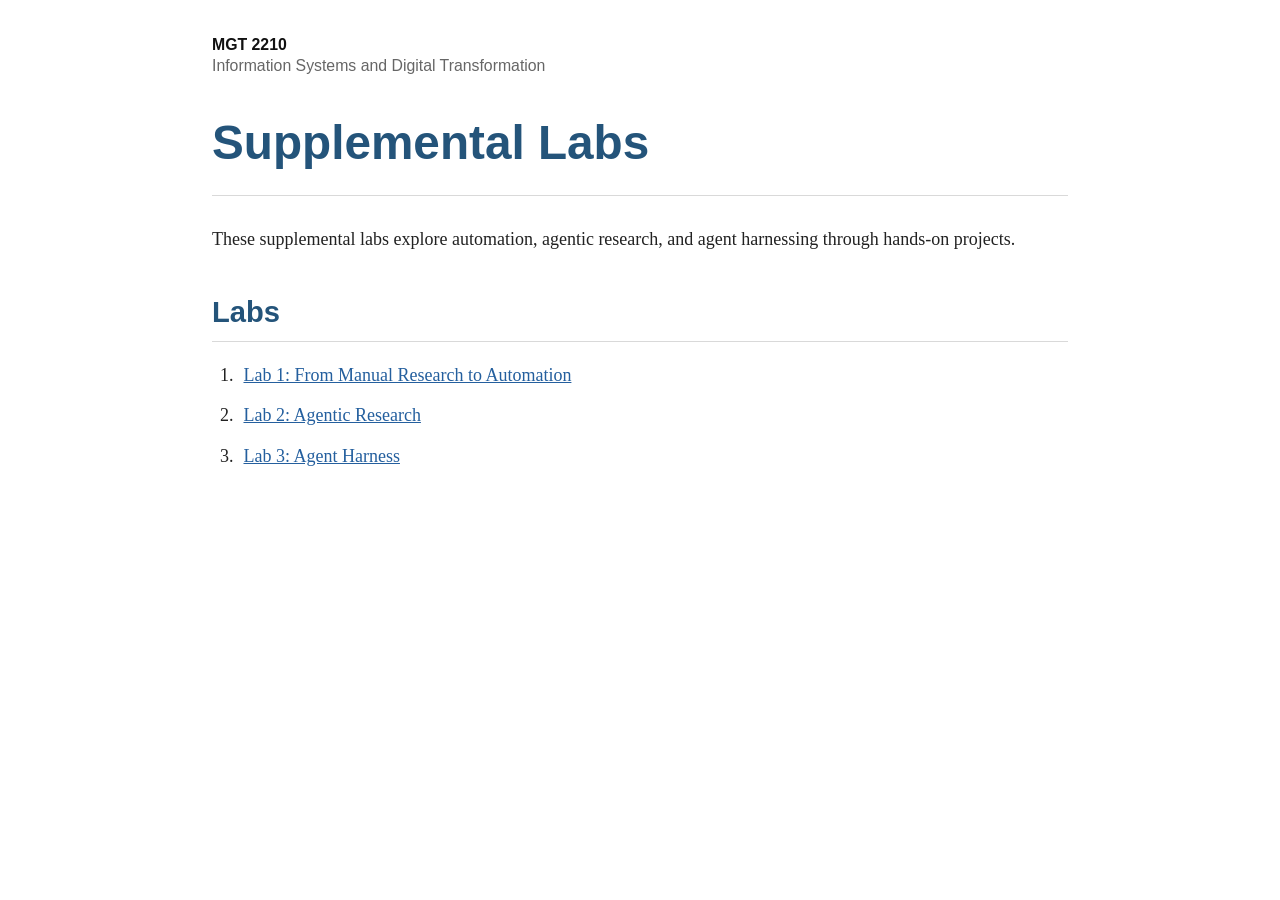
<file: index.html>
<!doctype html>
<html lang="en">

<head>
  <meta charset="utf-8">
  <meta name="viewport" content="width=device-width, initial-scale=1">

  <title>MGT 2210 Supplemental Labs</title>

  <link rel="stylesheet" href="css/book.css">
</head>

<body>

<main class="book-shell">

  <div class="book-meta">
    <strong>MGT 2210</strong>
    Information Systems and Digital Transformation
  </div>

  <h1>Supplemental Labs</h1>

  <p>
    These supplemental labs explore automation, agentic research,
    and agent harnessing through hands-on projects.
  </p>

  <h2>Labs</h2>

  <ol>
    <li>
      <a href="chapters/1-automation.html">
        Lab 1: From Manual Research to Automation
      </a>
    </li>

    <li>
      <a href="chapters/2-agentic-research.html">
        Lab 2: Agentic Research
      </a>
    </li>

    <li>
      <a href="chapters/3-agent-harness.html">
        Lab 3: Agent Harness
      </a>
    </li>
  </ol>

</main>

</body>

</html>
</file>
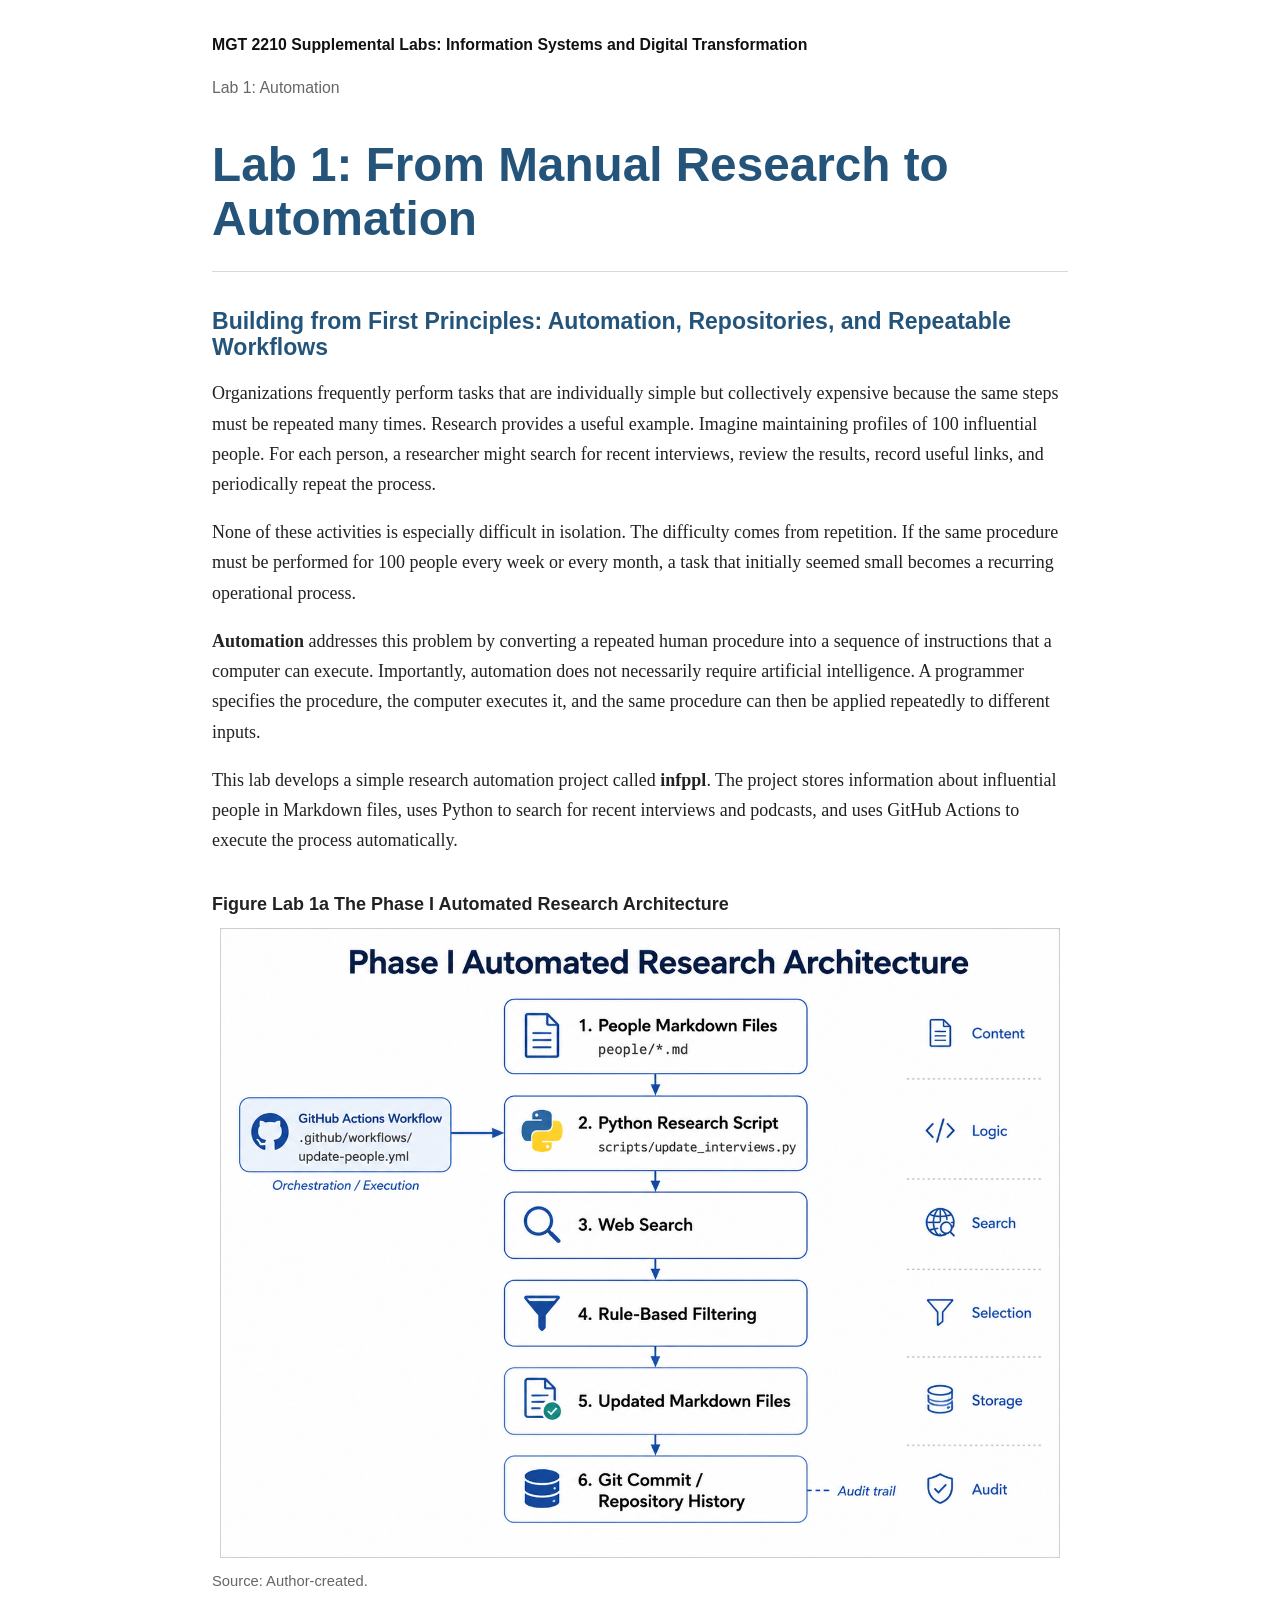
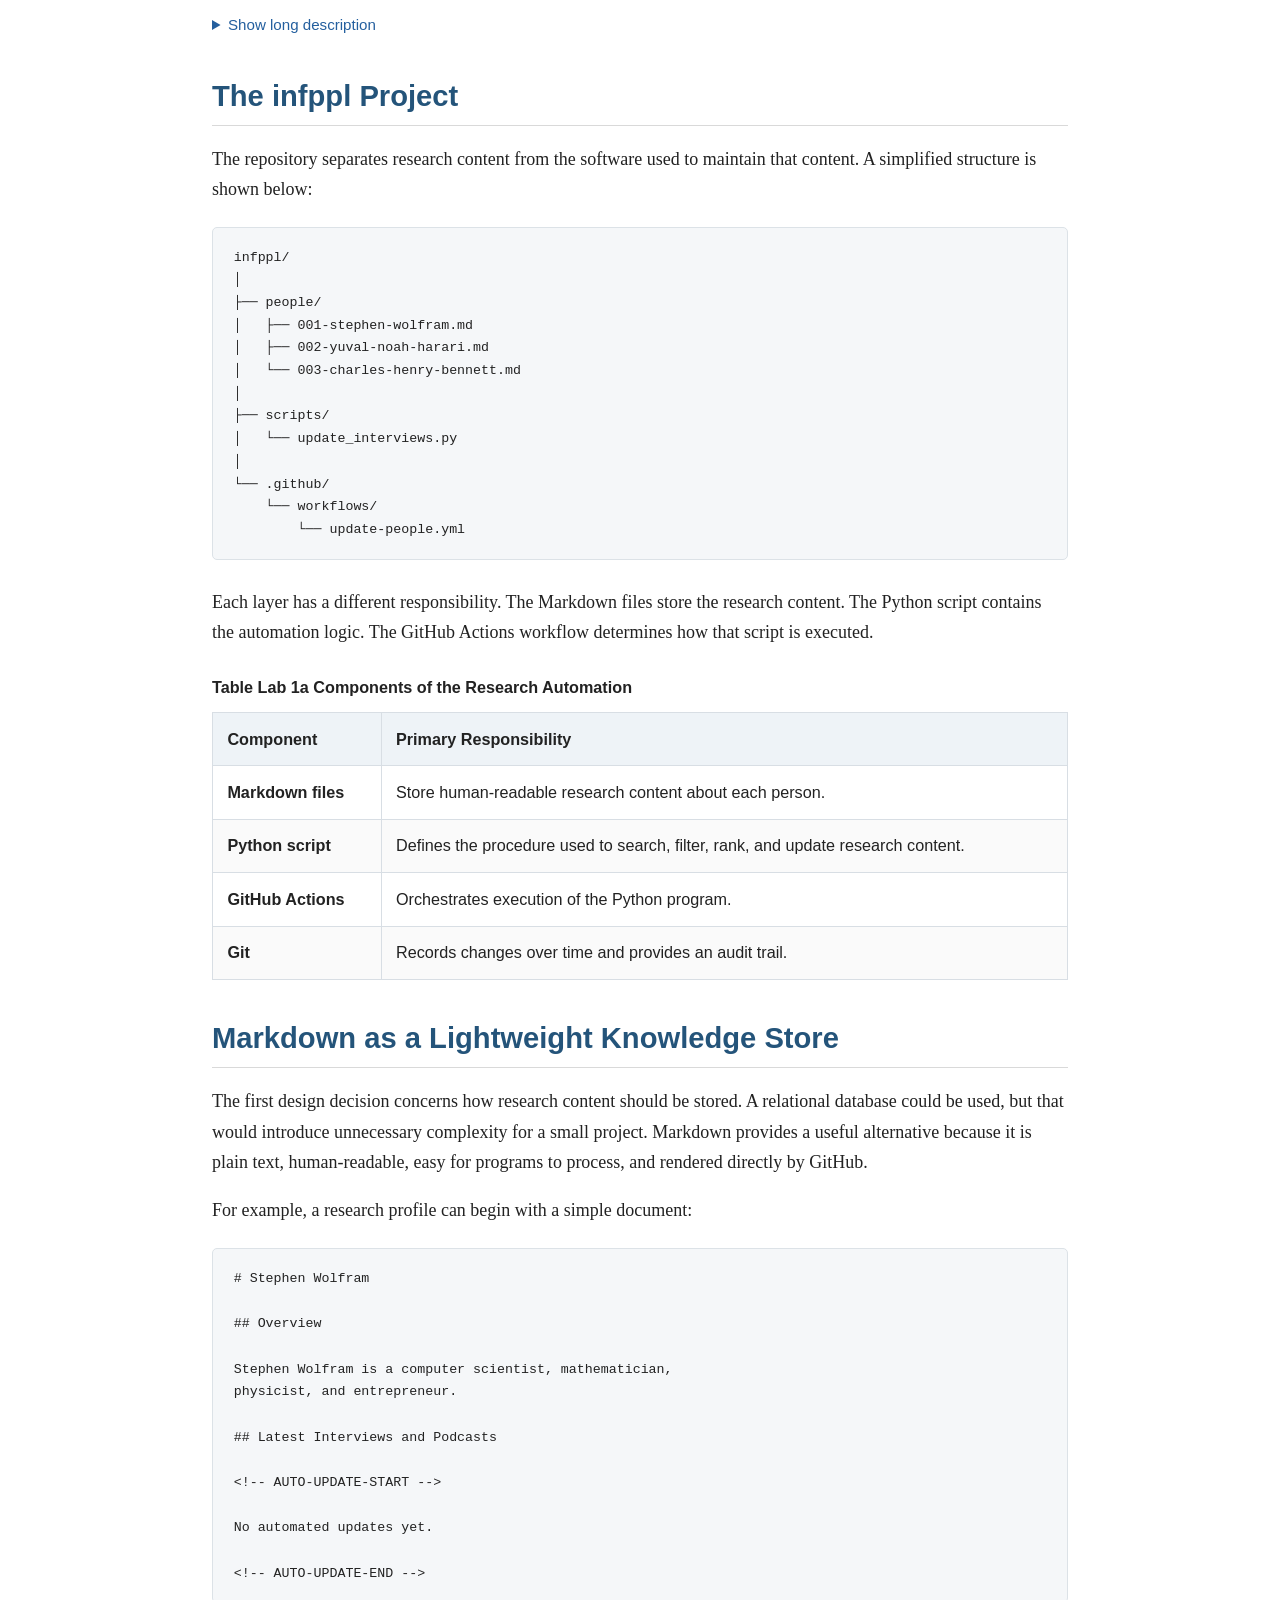
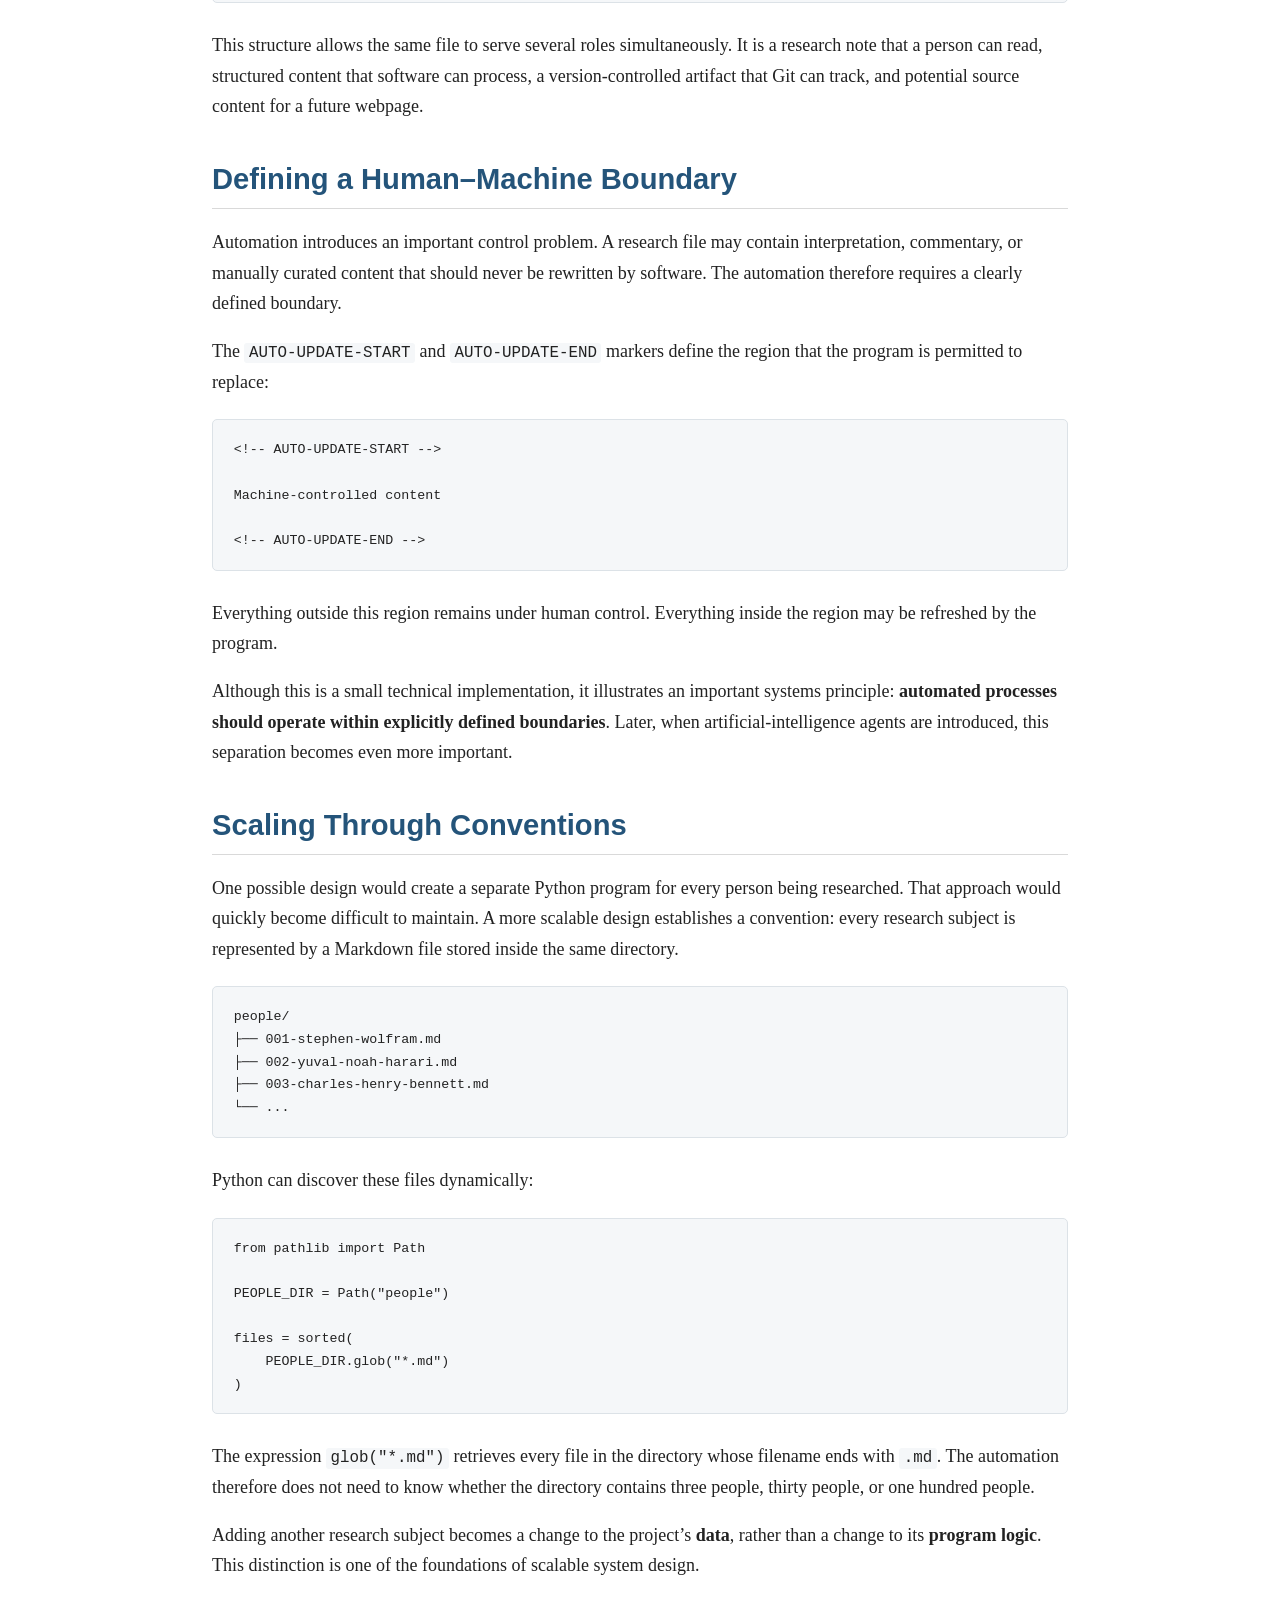
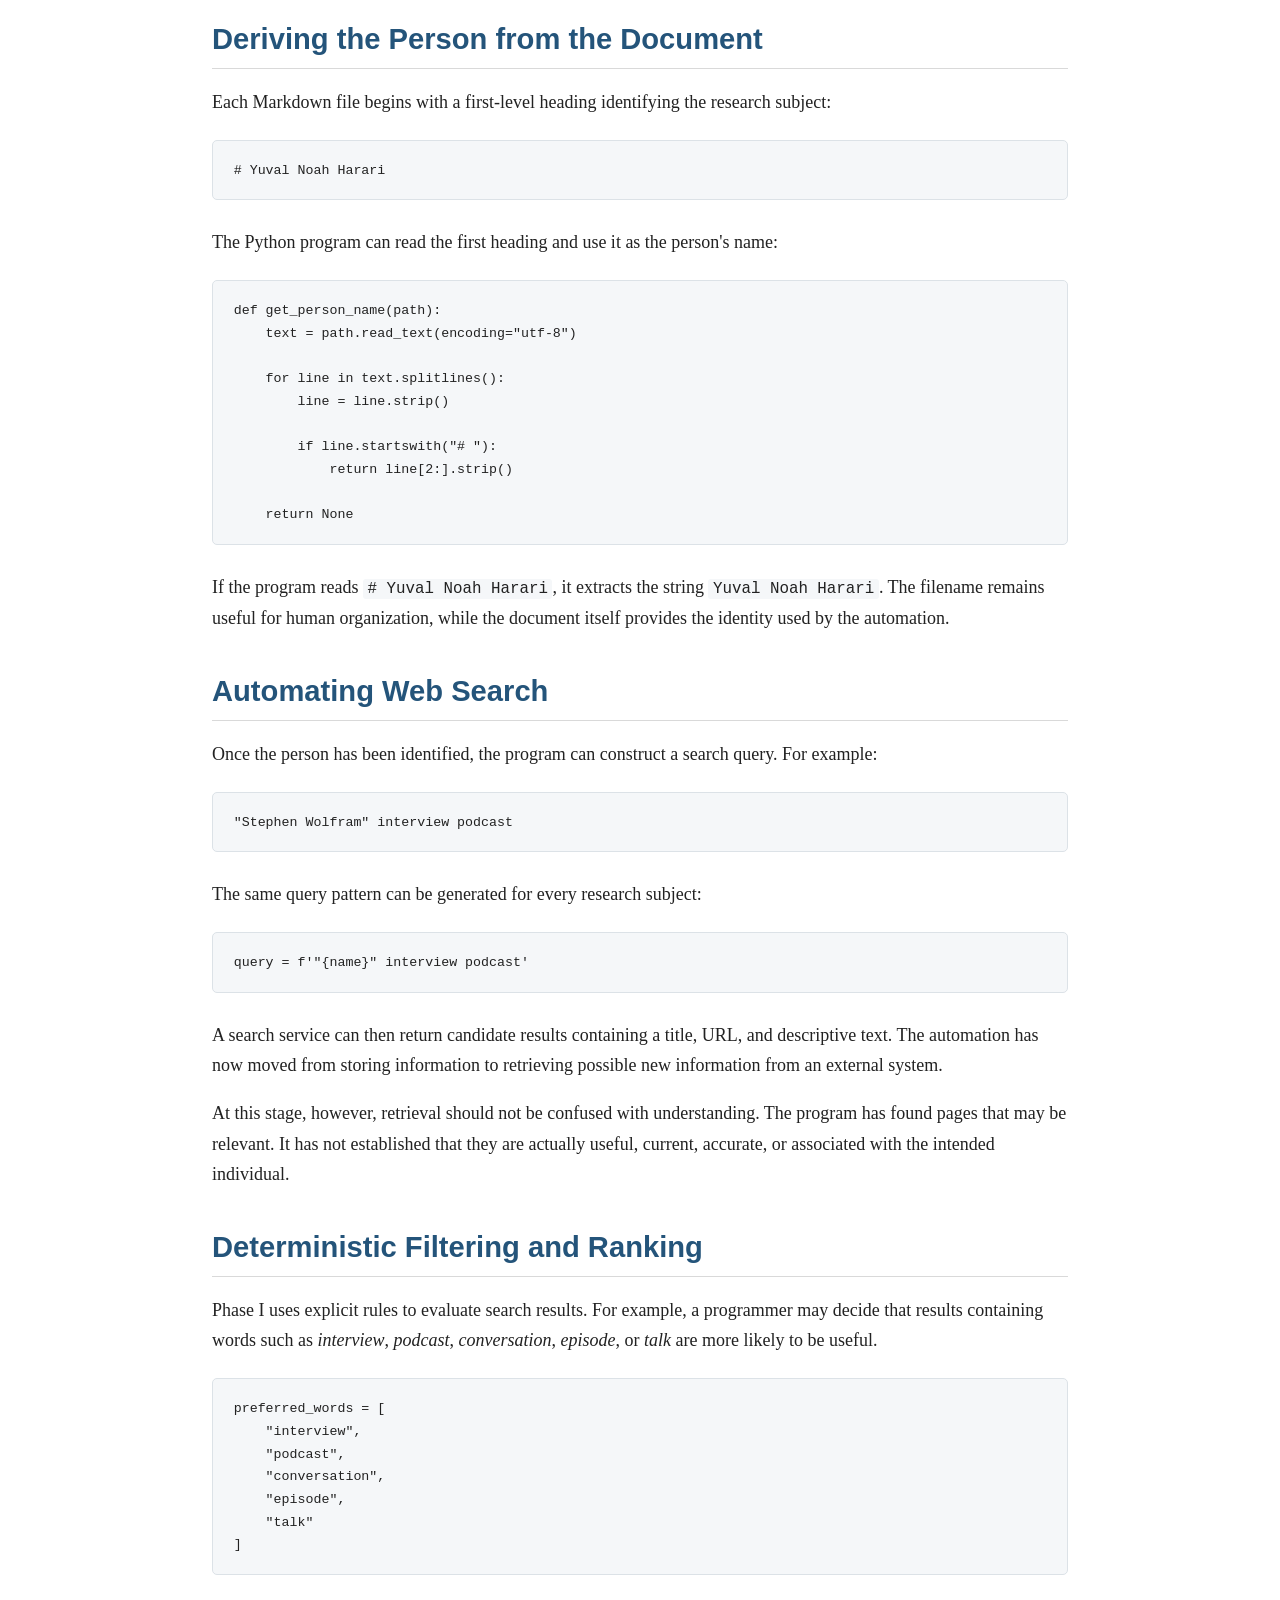
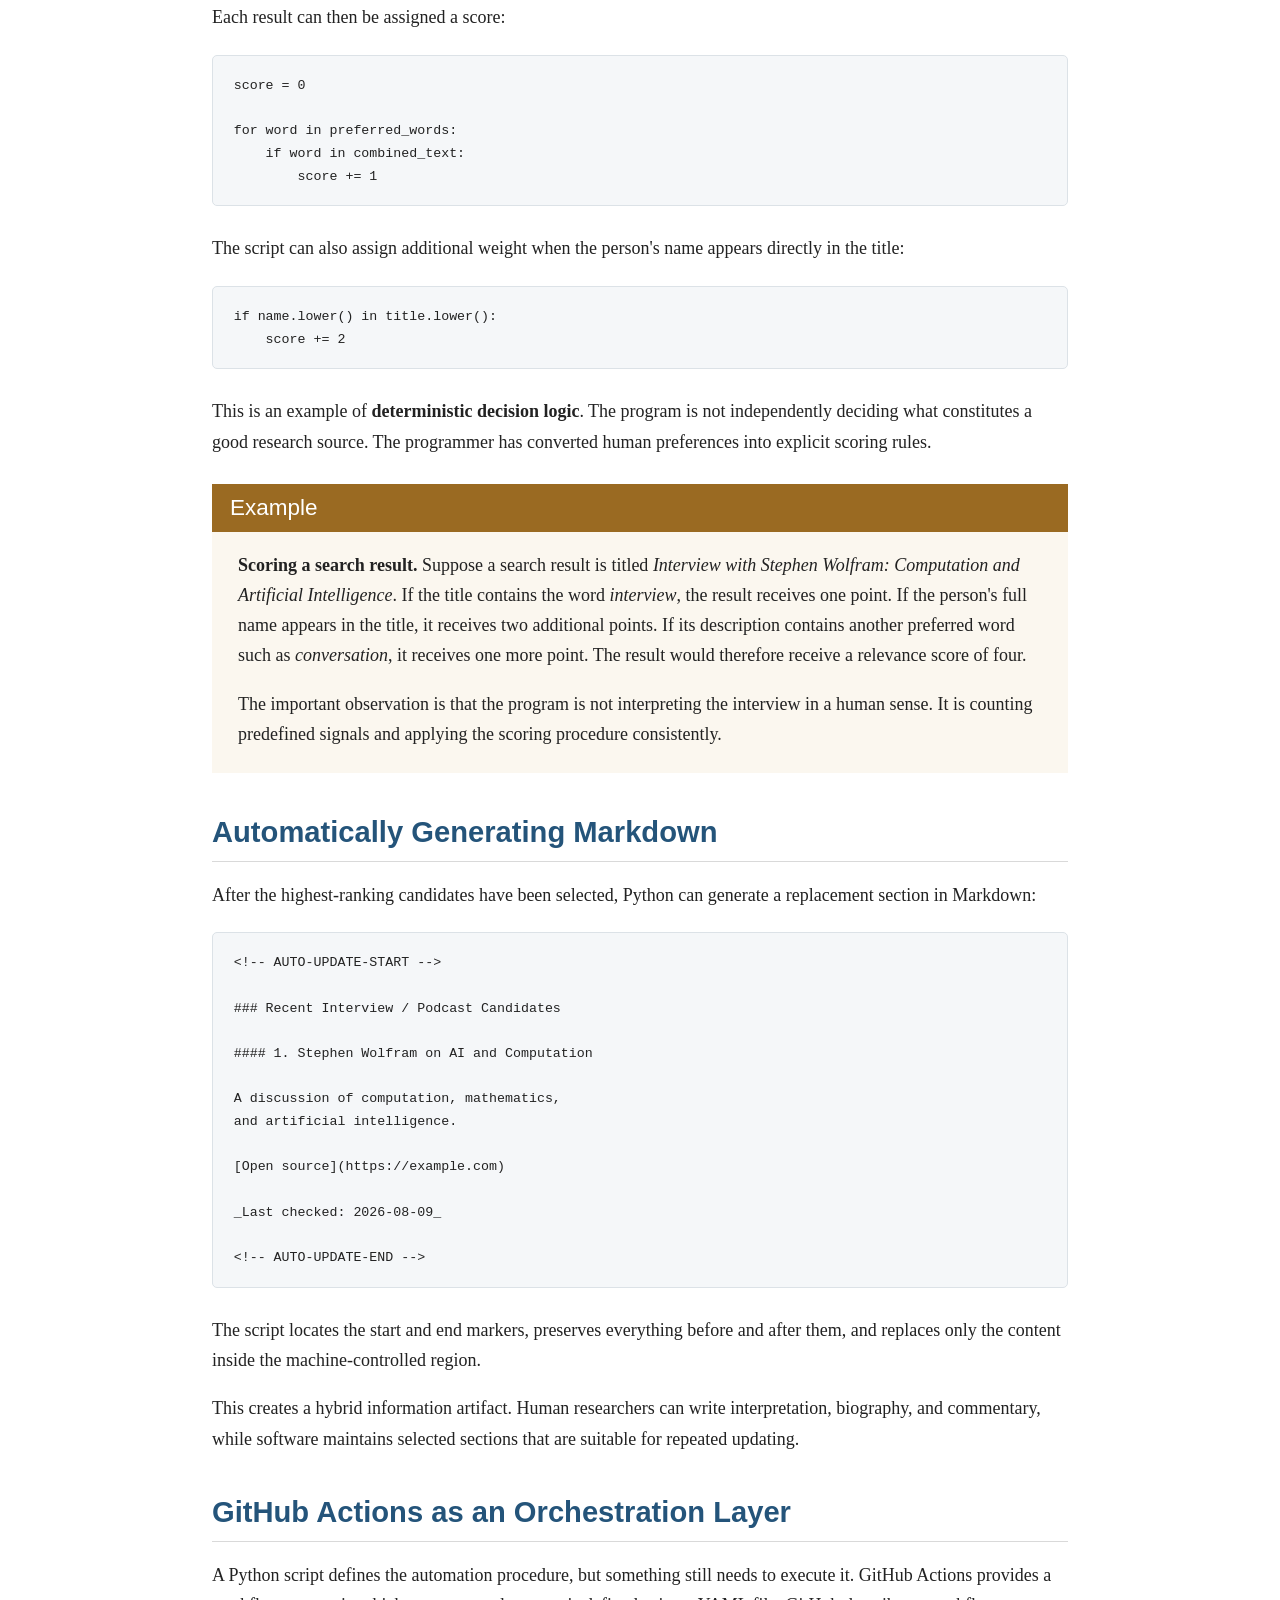
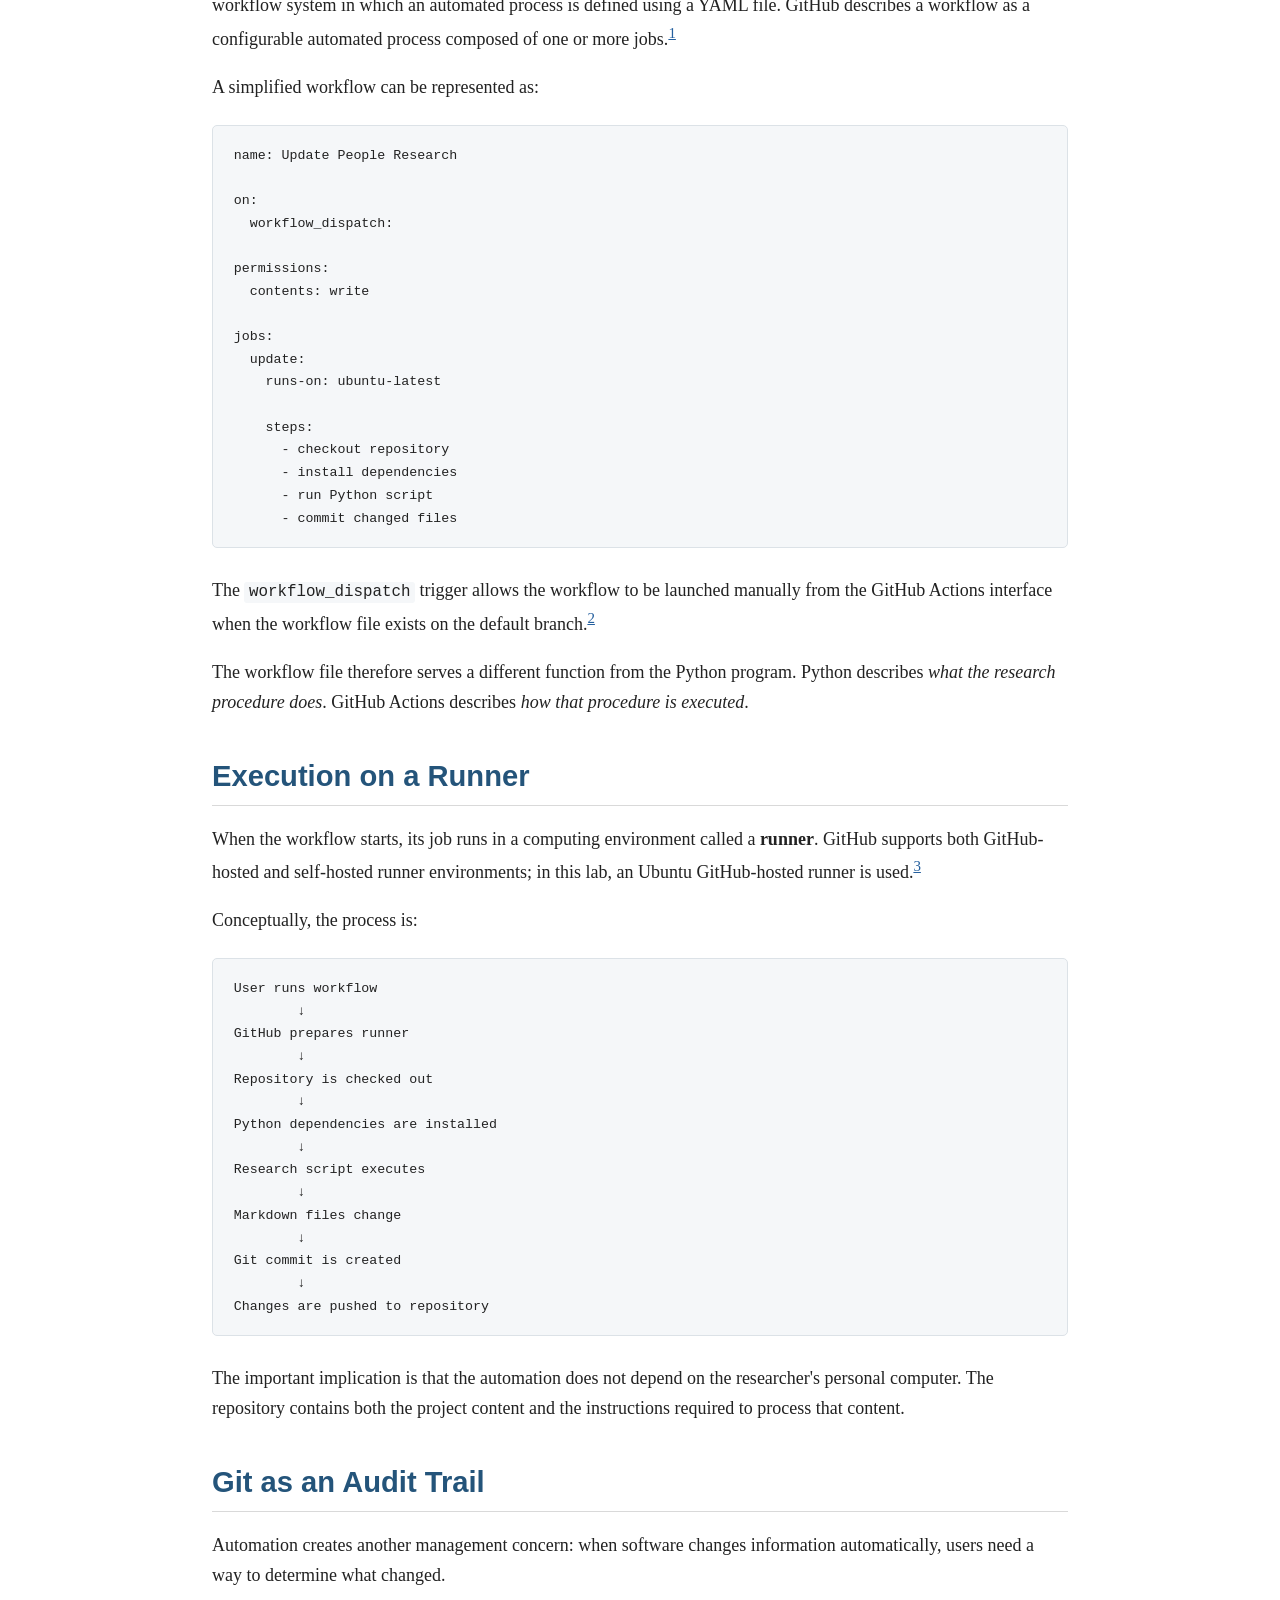
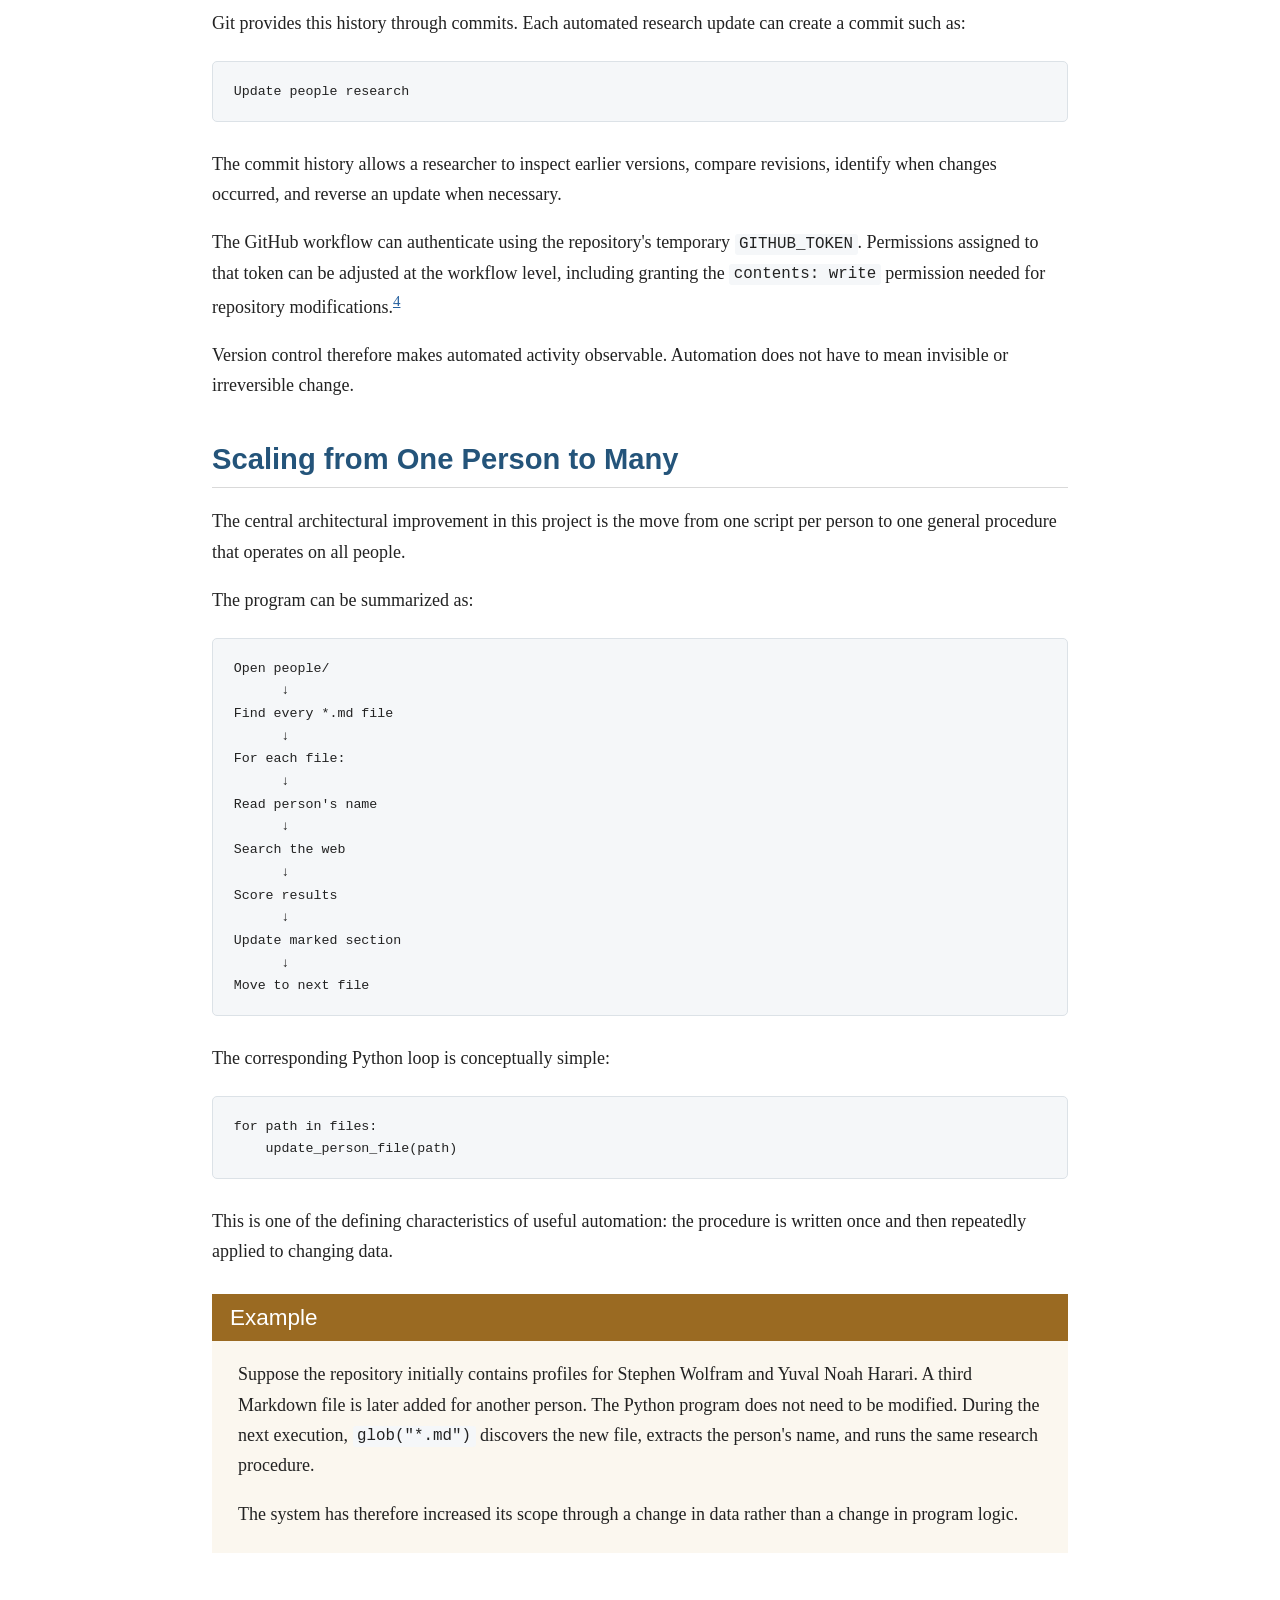
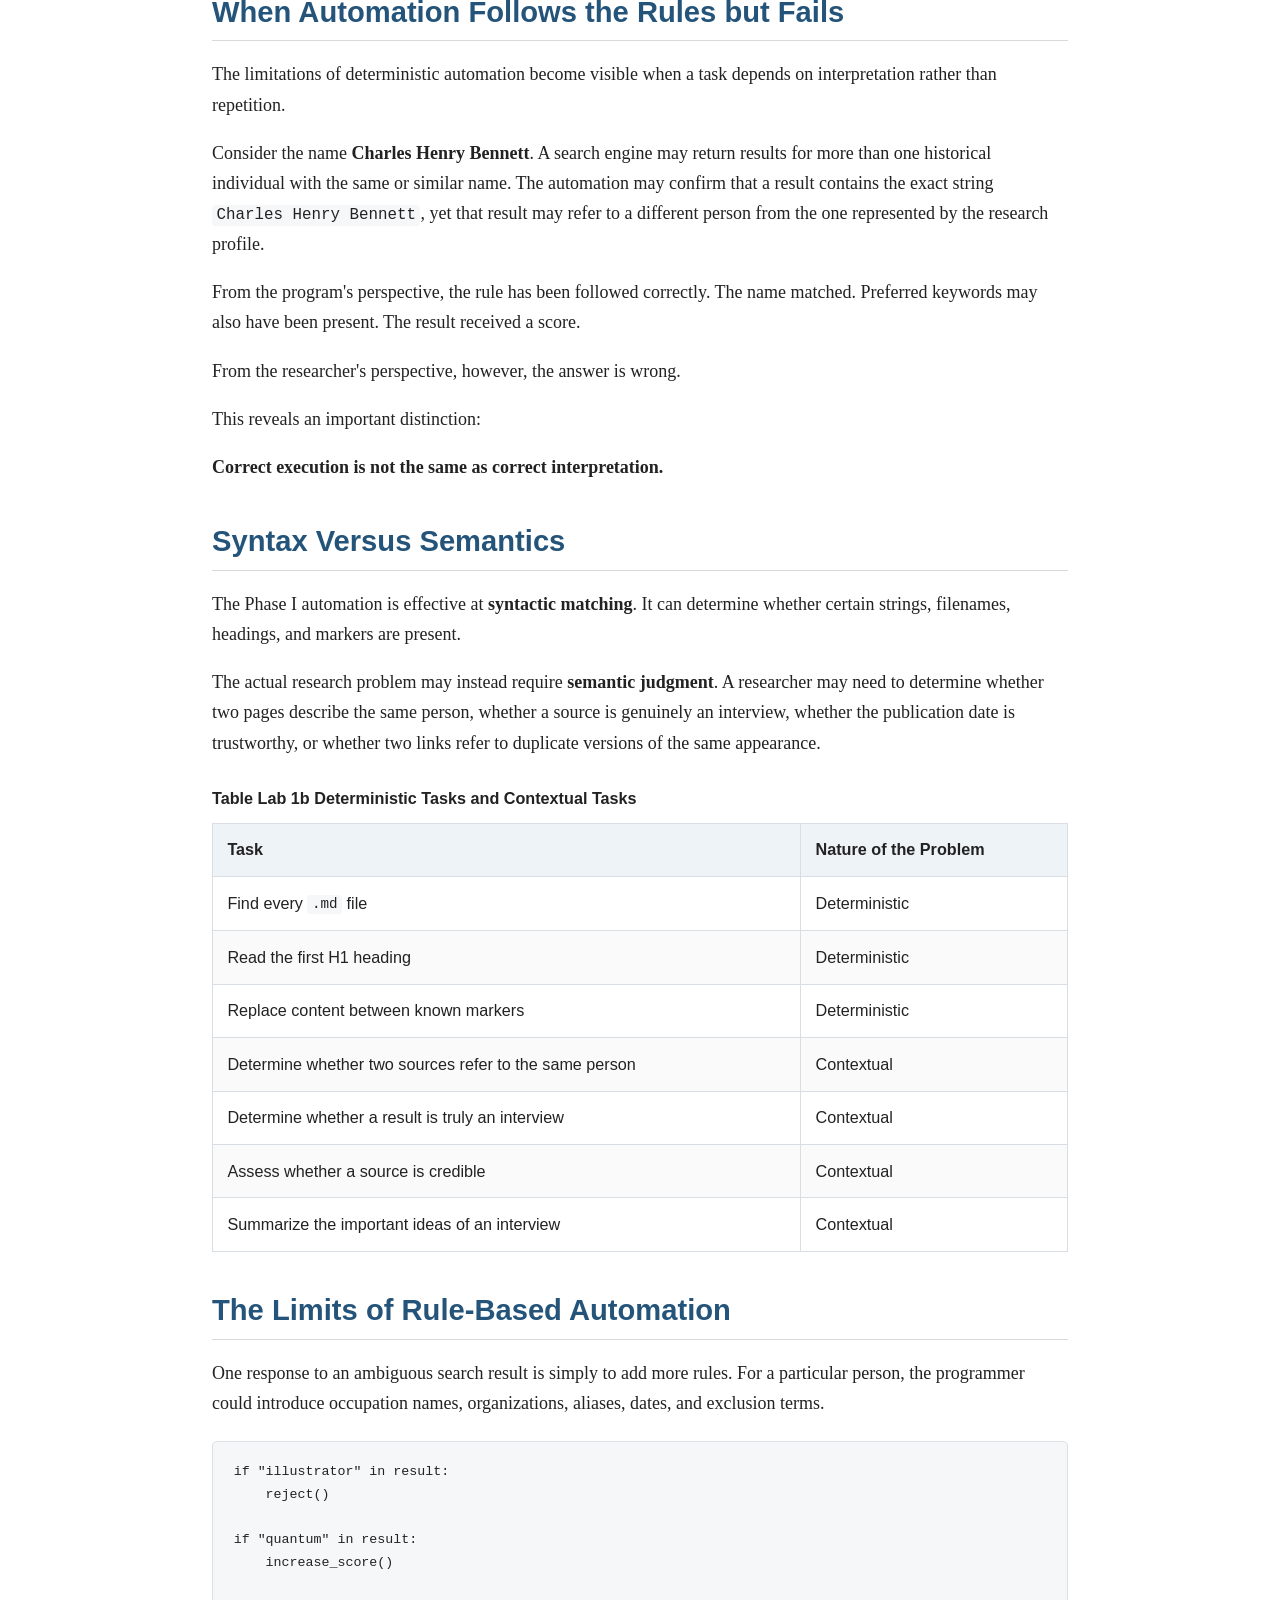
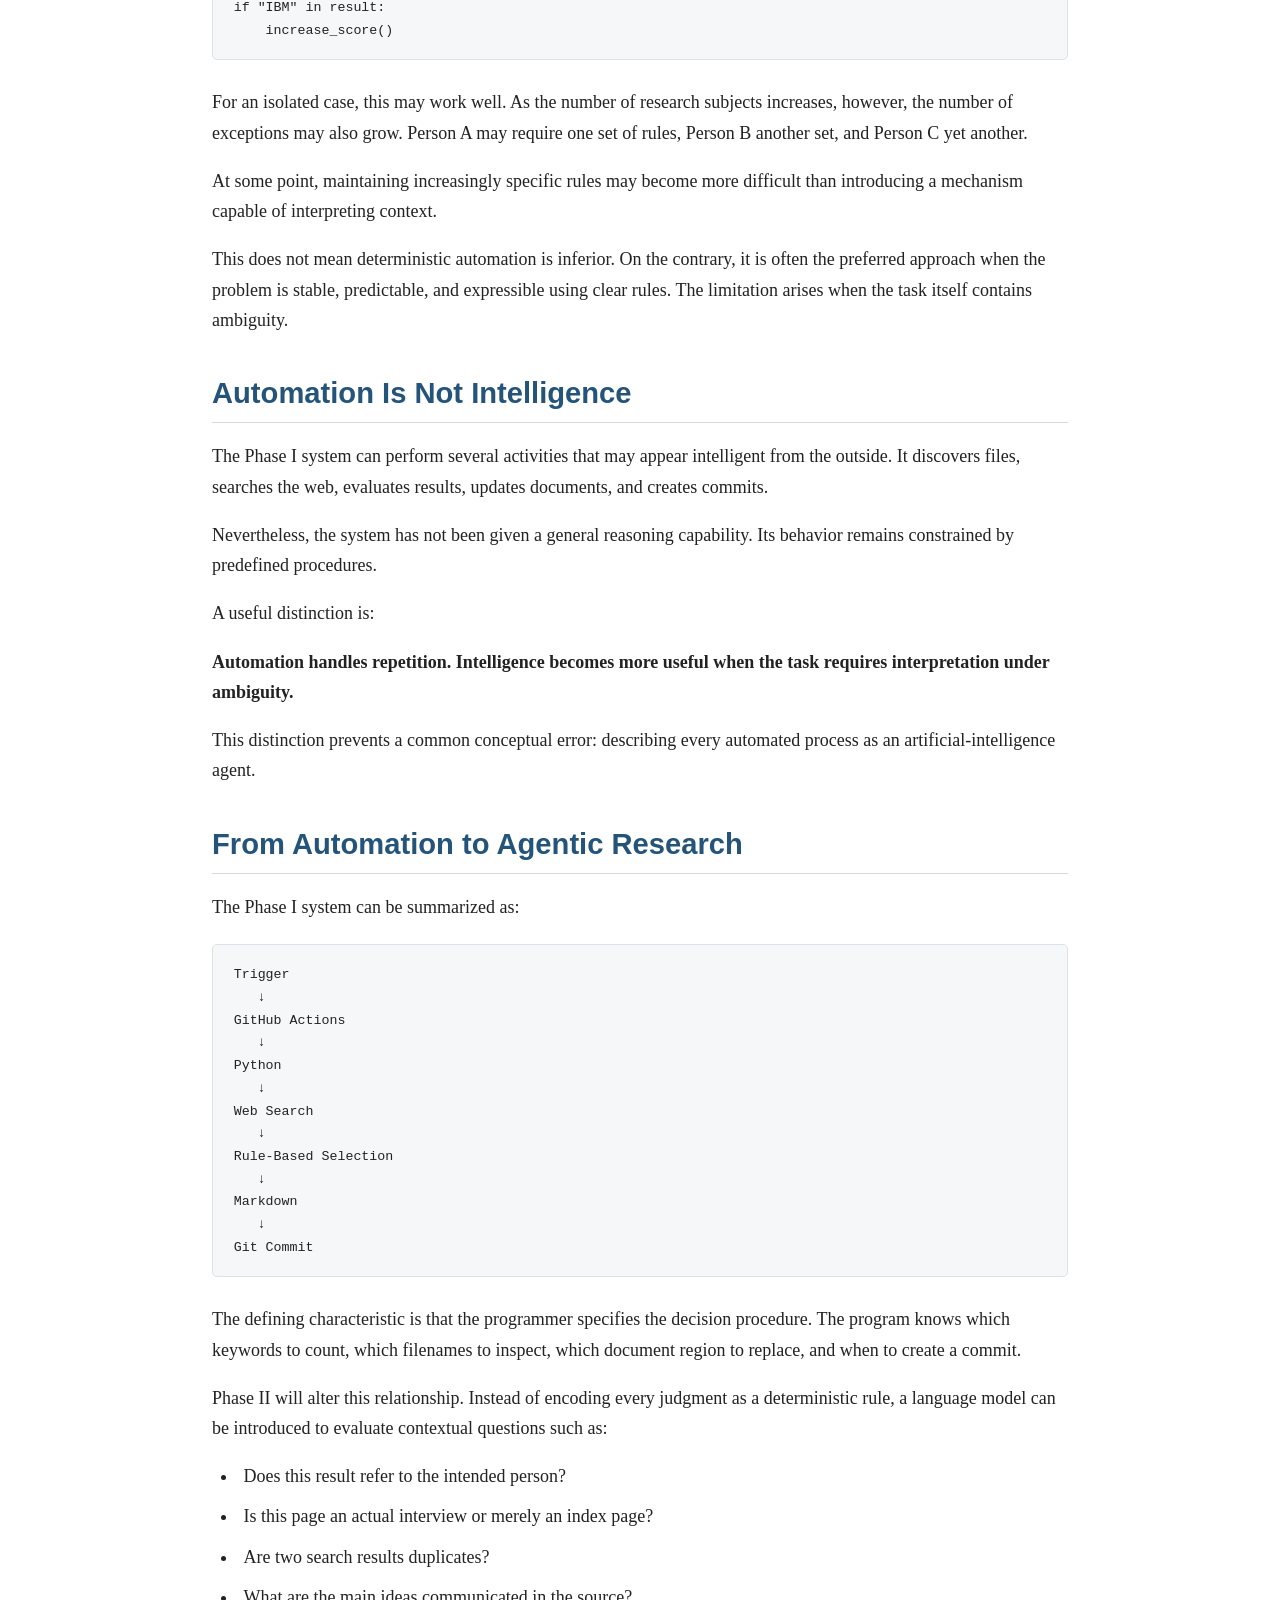
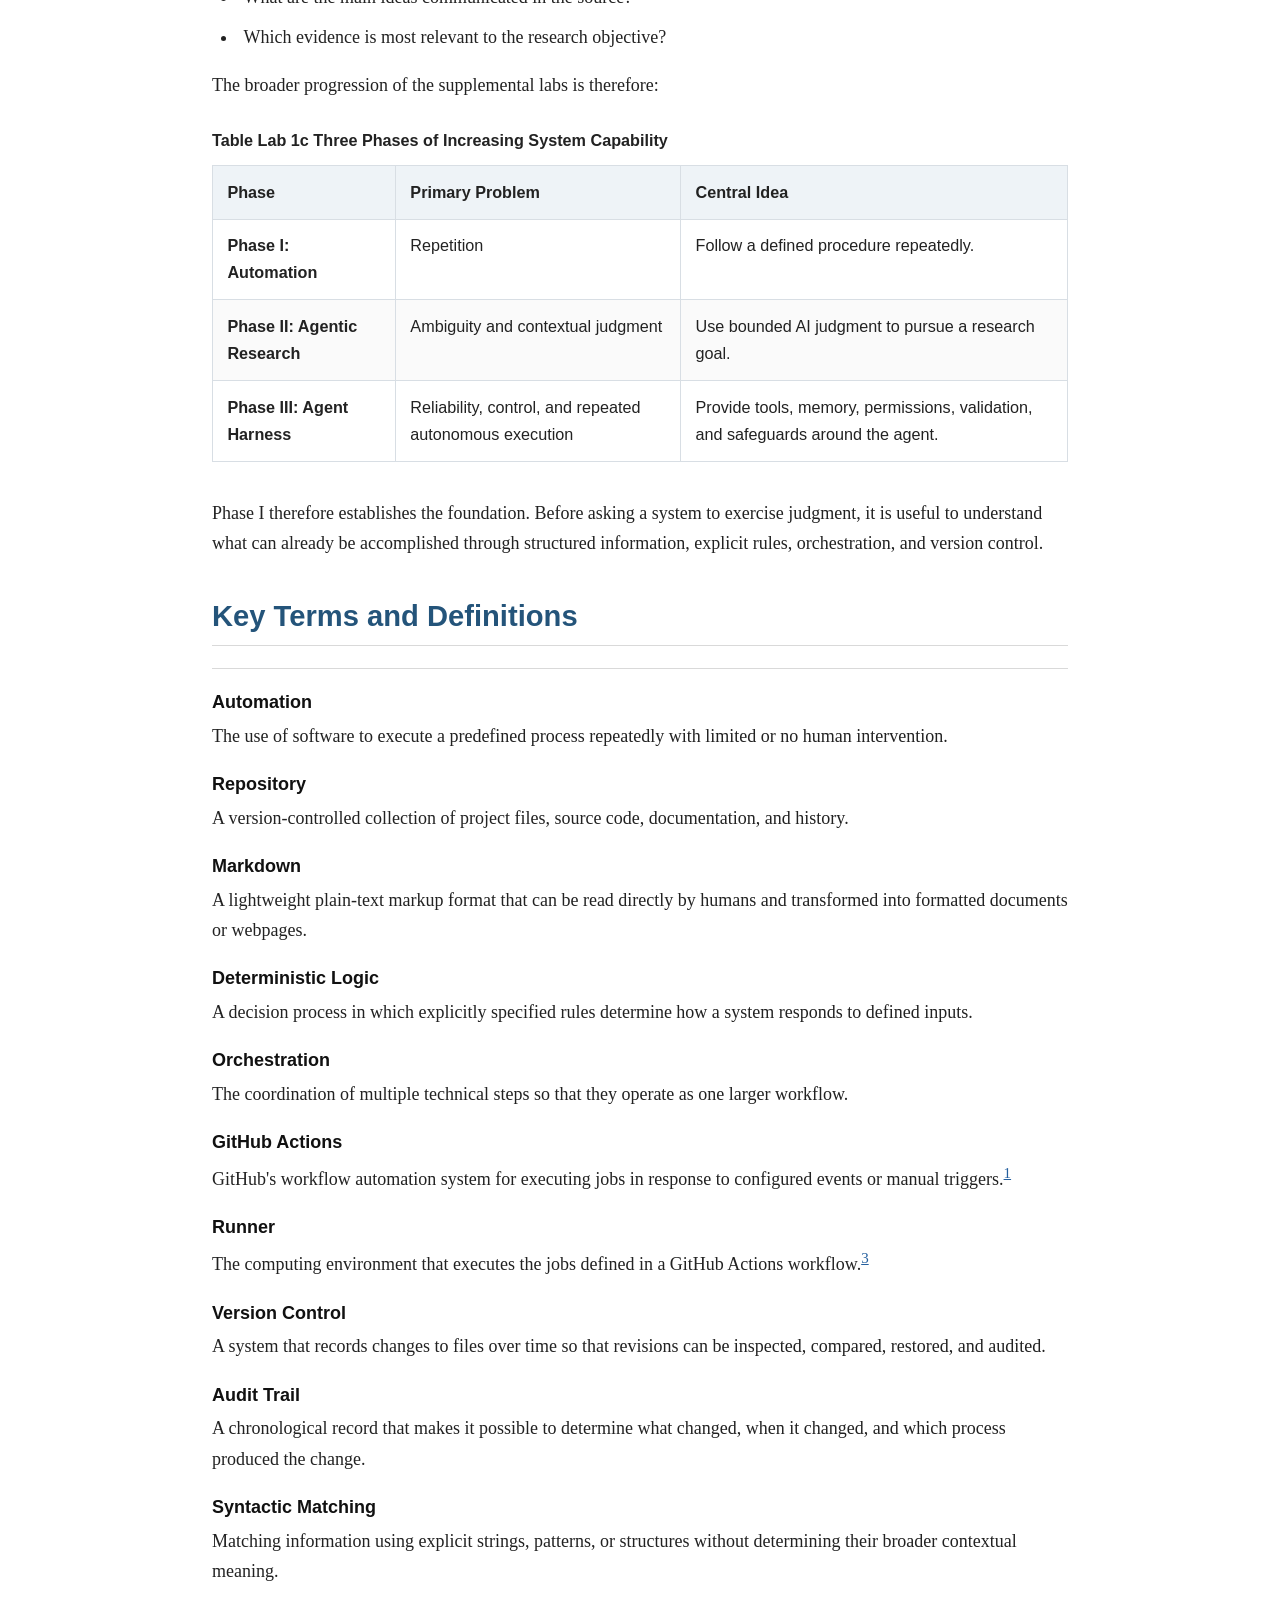
<file: chapters/1-automation.html>
<!doctype html>

<html lang="en">

<head>

<meta charset="utf-8">

<meta name="viewport" content="width=device-width, initial-scale=1">

<title>Lab 1: From Manual Research to Automation</title>

<link rel="stylesheet" href="../css/book.css">

</head>

<body>

<main class="book-shell">

<div class="book-meta">
<strong>MGT 2210 Supplemental Labs: Information Systems and Digital Transformation</strong><br>
Lab 1: Automation
</div>


<h1 id="lab-1-from-manual-research-to-automation">
Lab 1: From Manual Research to Automation
</h1>

<h3 id="building-from-first-principles-automation-repositories-and-repeatable-workflows">
Building from First Principles: Automation, Repositories, and Repeatable Workflows
</h3>


<p>
Organizations frequently perform tasks that are individually simple but collectively expensive because the same steps must be repeated many times. Research provides a useful example. Imagine maintaining profiles of 100 influential people. For each person, a researcher might search for recent interviews, review the results, record useful links, and periodically repeat the process.
</p>

<p>
None of these activities is especially difficult in isolation. The difficulty comes from repetition. If the same procedure must be performed for 100 people every week or every month, a task that initially seemed small becomes a recurring operational process.
</p>

<p>
<strong>Automation</strong> addresses this problem by converting a repeated human procedure into a sequence of instructions that a computer can execute. Importantly, automation does not necessarily require artificial intelligence. A programmer specifies the procedure, the computer executes it, and the same procedure can then be applied repeatedly to different inputs.
</p>

<p>
This lab develops a simple research automation project called <strong>infppl</strong>. The project stores information about influential people in Markdown files, uses Python to search for recent interviews and podcasts, and uses GitHub Actions to execute the process automatically.
</p>


<figure class="book-figure" id="figure-lab-1a">

<p class="figure-title">
Figure Lab 1a The Phase I Automated Research Architecture
</p>

<img
src="../figures/figure-lab-1a.png"
alt="Architecture showing Markdown people files flowing into a Python automation script, then web search, rule-based filtering, updated Markdown, and a Git commit"
>

<p class="source">Source: Author-created.</p>

<details class="long-description">

<summary>
<span class="show-label">Show long description</span>
<span class="hide-label">Hide long description</span>
</summary>

<div class="long-description-panel">

<strong>Long description</strong>

<p>
The figure presents the architecture of the Phase I research automation. Research subjects are stored as Markdown files in a people directory. A Python script reads those files, identifies each person, performs a web search, applies rule-based filtering to the search results, and writes selected information back into a designated machine-controlled section of each Markdown file. GitHub Actions orchestrates the execution, and Git records the resulting changes as commits. The architecture separates content, program logic, workflow execution, and version history.
</p>

</div>

</details>

</figure>


<h2 id="the-infppl-project">
The infppl Project
</h2>

<p>
The repository separates research content from the software used to maintain that content. A simplified structure is shown below:
</p>

<pre><code>infppl/
│
├── people/
│   ├── 001-stephen-wolfram.md
│   ├── 002-yuval-noah-harari.md
│   └── 003-charles-henry-bennett.md
│
├── scripts/
│   └── update_interviews.py
│
└── .github/
    └── workflows/
        └── update-people.yml
</code></pre>

<p>
Each layer has a different responsibility. The Markdown files store the research content. The Python script contains the automation logic. The GitHub Actions workflow determines how that script is executed.
</p>

<div class="table-wrap">

<table>

<caption>Table Lab 1a Components of the Research Automation</caption>

<thead>

<tr>
<th>Component</th>
<th>Primary Responsibility</th>
</tr>

</thead>

<tbody>

<tr>
<td><strong>Markdown files</strong></td>
<td>Store human-readable research content about each person.</td>
</tr>

<tr>
<td><strong>Python script</strong></td>
<td>Defines the procedure used to search, filter, rank, and update research content.</td>
</tr>

<tr>
<td><strong>GitHub Actions</strong></td>
<td>Orchestrates execution of the Python program.</td>
</tr>

<tr>
<td><strong>Git</strong></td>
<td>Records changes over time and provides an audit trail.</td>
</tr>

</tbody>

</table>

</div>


<h2 id="markdown-as-a-lightweight-knowledge-store">
Markdown as a Lightweight Knowledge Store
</h2>

<p>
The first design decision concerns how research content should be stored. A relational database could be used, but that would introduce unnecessary complexity for a small project. Markdown provides a useful alternative because it is plain text, human-readable, easy for programs to process, and rendered directly by GitHub.
</p>

<p>
For example, a research profile can begin with a simple document:
</p>

<pre><code># Stephen Wolfram

## Overview

Stephen Wolfram is a computer scientist, mathematician,
physicist, and entrepreneur.

## Latest Interviews and Podcasts

&lt;!-- AUTO-UPDATE-START --&gt;

No automated updates yet.

&lt;!-- AUTO-UPDATE-END --&gt;
</code></pre>

<p>
This structure allows the same file to serve several roles simultaneously. It is a research note that a person can read, structured content that software can process, a version-controlled artifact that Git can track, and potential source content for a future webpage.
</p>


<h2 id="defining-a-human-machine-boundary">
Defining a Human–Machine Boundary
</h2>

<p>
Automation introduces an important control problem. A research file may contain interpretation, commentary, or manually curated content that should never be rewritten by software. The automation therefore requires a clearly defined boundary.
</p>

<p>
The <code>AUTO-UPDATE-START</code> and <code>AUTO-UPDATE-END</code> markers define the region that the program is permitted to replace:
</p>

<pre><code>&lt;!-- AUTO-UPDATE-START --&gt;

Machine-controlled content

&lt;!-- AUTO-UPDATE-END --&gt;
</code></pre>

<p>
Everything outside this region remains under human control. Everything inside the region may be refreshed by the program.
</p>

<p>
Although this is a small technical implementation, it illustrates an important systems principle: <strong>automated processes should operate within explicitly defined boundaries</strong>. Later, when artificial-intelligence agents are introduced, this separation becomes even more important.
</p>


<h2 id="scaling-through-conventions">
Scaling Through Conventions
</h2>

<p>
One possible design would create a separate Python program for every person being researched. That approach would quickly become difficult to maintain. A more scalable design establishes a convention: every research subject is represented by a Markdown file stored inside the same directory.
</p>

<pre><code>people/
├── 001-stephen-wolfram.md
├── 002-yuval-noah-harari.md
├── 003-charles-henry-bennett.md
└── ...
</code></pre>

<p>
Python can discover these files dynamically:
</p>

<pre><code>from pathlib import Path

PEOPLE_DIR = Path("people")

files = sorted(
    PEOPLE_DIR.glob("*.md")
)
</code></pre>

<p>
The expression <code>glob("*.md")</code> retrieves every file in the directory whose filename ends with <code>.md</code>. The automation therefore does not need to know whether the directory contains three people, thirty people, or one hundred people.
</p>

<p>
Adding another research subject becomes a change to the project’s <strong>data</strong>, rather than a change to its <strong>program logic</strong>. This distinction is one of the foundations of scalable system design.
</p>


<h2 id="deriving-the-person-from-the-document">
Deriving the Person from the Document
</h2>

<p>
Each Markdown file begins with a first-level heading identifying the research subject:
</p>

<pre><code># Yuval Noah Harari
</code></pre>

<p>
The Python program can read the first heading and use it as the person's name:
</p>

<pre><code>def get_person_name(path):
    text = path.read_text(encoding="utf-8")

    for line in text.splitlines():
        line = line.strip()

        if line.startswith("# "):
            return line[2:].strip()

    return None
</code></pre>

<p>
If the program reads <code># Yuval Noah Harari</code>, it extracts the string <code>Yuval Noah Harari</code>. The filename remains useful for human organization, while the document itself provides the identity used by the automation.
</p>


<h2 id="automating-web-search">
Automating Web Search
</h2>

<p>
Once the person has been identified, the program can construct a search query. For example:
</p>

<pre><code>"Stephen Wolfram" interview podcast
</code></pre>

<p>
The same query pattern can be generated for every research subject:
</p>

<pre><code>query = f'"{name}" interview podcast'
</code></pre>

<p>
A search service can then return candidate results containing a title, URL, and descriptive text. The automation has now moved from storing information to retrieving possible new information from an external system.
</p>

<p>
At this stage, however, retrieval should not be confused with understanding. The program has found pages that may be relevant. It has not established that they are actually useful, current, accurate, or associated with the intended individual.
</p>


<h2 id="deterministic-filtering-and-ranking">
Deterministic Filtering and Ranking
</h2>

<p>
Phase I uses explicit rules to evaluate search results. For example, a programmer may decide that results containing words such as <em>interview</em>, <em>podcast</em>, <em>conversation</em>, <em>episode</em>, or <em>talk</em> are more likely to be useful.
</p>

<pre><code>preferred_words = [
    "interview",
    "podcast",
    "conversation",
    "episode",
    "talk"
]
</code></pre>

<p>
Each result can then be assigned a score:
</p>

<pre><code>score = 0

for word in preferred_words:
    if word in combined_text:
        score += 1
</code></pre>

<p>
The script can also assign additional weight when the person's name appears directly in the title:
</p>

<pre><code>if name.lower() in title.lower():
    score += 2
</code></pre>

<p>
This is an example of <strong>deterministic decision logic</strong>. The program is not independently deciding what constitutes a good research source. The programmer has converted human preferences into explicit scoring rules.
</p>


<aside class="box example-box" aria-labelledby="example-title">

<h2 class="box-title" id="example-title">Example</h2>

<div class="box-body">

<p>
<strong>Scoring a search result.</strong> Suppose a search result is titled <em>Interview with Stephen Wolfram: Computation and Artificial Intelligence</em>. If the title contains the word <em>interview</em>, the result receives one point. If the person's full name appears in the title, it receives two additional points. If its description contains another preferred word such as <em>conversation</em>, it receives one more point. The result would therefore receive a relevance score of four.
</p>

<p>
The important observation is that the program is not interpreting the interview in a human sense. It is counting predefined signals and applying the scoring procedure consistently.
</p>

</div>

</aside>


<h2 id="automatically-generating-markdown">
Automatically Generating Markdown
</h2>

<p>
After the highest-ranking candidates have been selected, Python can generate a replacement section in Markdown:
</p>

<pre><code>&lt;!-- AUTO-UPDATE-START --&gt;

### Recent Interview / Podcast Candidates

#### 1. Stephen Wolfram on AI and Computation

A discussion of computation, mathematics,
and artificial intelligence.

[Open source](https://example.com)

_Last checked: 2026-08-09_

&lt;!-- AUTO-UPDATE-END --&gt;
</code></pre>

<p>
The script locates the start and end markers, preserves everything before and after them, and replaces only the content inside the machine-controlled region.
</p>

<p>
This creates a hybrid information artifact. Human researchers can write interpretation, biography, and commentary, while software maintains selected sections that are suitable for repeated updating.
</p>


<h2 id="github-actions-as-an-orchestration-layer">
GitHub Actions as an Orchestration Layer
</h2>

<p>
A Python script defines the automation procedure, but something still needs to execute it. GitHub Actions provides a workflow system in which an automated process is defined using a YAML file. GitHub describes a workflow as a configurable automated process composed of one or more jobs.<sup><a href="#fn-1">1</a></sup>
</p>

<p>
A simplified workflow can be represented as:
</p>

<pre><code>name: Update People Research

on:
  workflow_dispatch:

permissions:
  contents: write

jobs:
  update:
    runs-on: ubuntu-latest

    steps:
      - checkout repository
      - install dependencies
      - run Python script
      - commit changed files
</code></pre>

<p>
The <code>workflow_dispatch</code> trigger allows the workflow to be launched manually from the GitHub Actions interface when the workflow file exists on the default branch.<sup><a href="#fn-2">2</a></sup>
</p>

<p>
The workflow file therefore serves a different function from the Python program. Python describes <em>what the research procedure does</em>. GitHub Actions describes <em>how that procedure is executed</em>.
</p>


<h2 id="execution-on-a-runner">
Execution on a Runner
</h2>

<p>
When the workflow starts, its job runs in a computing environment called a <strong>runner</strong>. GitHub supports both GitHub-hosted and self-hosted runner environments; in this lab, an Ubuntu GitHub-hosted runner is used.<sup><a href="#fn-3">3</a></sup>
</p>

<p>
Conceptually, the process is:
</p>

<pre><code>User runs workflow
        ↓
GitHub prepares runner
        ↓
Repository is checked out
        ↓
Python dependencies are installed
        ↓
Research script executes
        ↓
Markdown files change
        ↓
Git commit is created
        ↓
Changes are pushed to repository
</code></pre>

<p>
The important implication is that the automation does not depend on the researcher's personal computer. The repository contains both the project content and the instructions required to process that content.
</p>


<h2 id="git-as-an-audit-trail">
Git as an Audit Trail
</h2>

<p>
Automation creates another management concern: when software changes information automatically, users need a way to determine what changed.
</p>

<p>
Git provides this history through commits. Each automated research update can create a commit such as:
</p>

<pre><code>Update people research
</code></pre>

<p>
The commit history allows a researcher to inspect earlier versions, compare revisions, identify when changes occurred, and reverse an update when necessary.
</p>

<p>
The GitHub workflow can authenticate using the repository's temporary <code>GITHUB_TOKEN</code>. Permissions assigned to that token can be adjusted at the workflow level, including granting the <code>contents: write</code> permission needed for repository modifications.<sup><a href="#fn-4">4</a></sup>
</p>

<p>
Version control therefore makes automated activity observable. Automation does not have to mean invisible or irreversible change.
</p>


<h2 id="scaling-from-one-person-to-many">
Scaling from One Person to Many
</h2>

<p>
The central architectural improvement in this project is the move from one script per person to one general procedure that operates on all people.
</p>

<p>
The program can be summarized as:
</p>

<pre><code>Open people/
      ↓
Find every *.md file
      ↓
For each file:
      ↓
Read person's name
      ↓
Search the web
      ↓
Score results
      ↓
Update marked section
      ↓
Move to next file
</code></pre>

<p>
The corresponding Python loop is conceptually simple:
</p>

<pre><code>for path in files:
    update_person_file(path)
</code></pre>

<p>
This is one of the defining characteristics of useful automation: the procedure is written once and then repeatedly applied to changing data.
</p>


<aside class="box example-box" aria-labelledby="scaling-example-title">

<h2 class="box-title" id="scaling-example-title">Example</h2>

<div class="box-body">

<p>
Suppose the repository initially contains profiles for Stephen Wolfram and Yuval Noah Harari. A third Markdown file is later added for another person. The Python program does not need to be modified. During the next execution, <code>glob("*.md")</code> discovers the new file, extracts the person's name, and runs the same research procedure.
</p>

<p>
The system has therefore increased its scope through a change in data rather than a change in program logic.
</p>

</div>

</aside>


<h2 id="when-automation-follows-the-rules-but-fails">
When Automation Follows the Rules but Fails
</h2>

<p>
The limitations of deterministic automation become visible when a task depends on interpretation rather than repetition.
</p>

<p>
Consider the name <strong>Charles Henry Bennett</strong>. A search engine may return results for more than one historical individual with the same or similar name. The automation may confirm that a result contains the exact string <code>Charles Henry Bennett</code>, yet that result may refer to a different person from the one represented by the research profile.
</p>

<p>
From the program's perspective, the rule has been followed correctly. The name matched. Preferred keywords may also have been present. The result received a score.
</p>

<p>
From the researcher's perspective, however, the answer is wrong.
</p>

<p>
This reveals an important distinction:
</p>

<p>
<strong>Correct execution is not the same as correct interpretation.</strong>
</p>


<h2 id="syntax-versus-semantics">
Syntax Versus Semantics
</h2>

<p>
The Phase I automation is effective at <strong>syntactic matching</strong>. It can determine whether certain strings, filenames, headings, and markers are present.
</p>

<p>
The actual research problem may instead require <strong>semantic judgment</strong>. A researcher may need to determine whether two pages describe the same person, whether a source is genuinely an interview, whether the publication date is trustworthy, or whether two links refer to duplicate versions of the same appearance.
</p>

<div class="table-wrap">

<table>

<caption>Table Lab 1b Deterministic Tasks and Contextual Tasks</caption>

<thead>

<tr>
<th>Task</th>
<th>Nature of the Problem</th>
</tr>

</thead>

<tbody>

<tr>
<td>Find every <code>.md</code> file</td>
<td>Deterministic</td>
</tr>

<tr>
<td>Read the first H1 heading</td>
<td>Deterministic</td>
</tr>

<tr>
<td>Replace content between known markers</td>
<td>Deterministic</td>
</tr>

<tr>
<td>Determine whether two sources refer to the same person</td>
<td>Contextual</td>
</tr>

<tr>
<td>Determine whether a result is truly an interview</td>
<td>Contextual</td>
</tr>

<tr>
<td>Assess whether a source is credible</td>
<td>Contextual</td>
</tr>

<tr>
<td>Summarize the important ideas of an interview</td>
<td>Contextual</td>
</tr>

</tbody>

</table>

</div>


<h2 id="the-limits-of-rule-based-automation">
The Limits of Rule-Based Automation
</h2>

<p>
One response to an ambiguous search result is simply to add more rules. For a particular person, the programmer could introduce occupation names, organizations, aliases, dates, and exclusion terms.
</p>

<pre><code>if "illustrator" in result:
    reject()

if "quantum" in result:
    increase_score()

if "IBM" in result:
    increase_score()
</code></pre>

<p>
For an isolated case, this may work well. As the number of research subjects increases, however, the number of exceptions may also grow. Person A may require one set of rules, Person B another set, and Person C yet another.
</p>

<p>
At some point, maintaining increasingly specific rules may become more difficult than introducing a mechanism capable of interpreting context.
</p>

<p>
This does not mean deterministic automation is inferior. On the contrary, it is often the preferred approach when the problem is stable, predictable, and expressible using clear rules. The limitation arises when the task itself contains ambiguity.
</p>


<h2 id="automation-is-not-intelligence">
Automation Is Not Intelligence
</h2>

<p>
The Phase I system can perform several activities that may appear intelligent from the outside. It discovers files, searches the web, evaluates results, updates documents, and creates commits.
</p>

<p>
Nevertheless, the system has not been given a general reasoning capability. Its behavior remains constrained by predefined procedures.
</p>

<p>
A useful distinction is:
</p>

<p>
<strong>Automation handles repetition. Intelligence becomes more useful when the task requires interpretation under ambiguity.</strong>
</p>

<p>
This distinction prevents a common conceptual error: describing every automated process as an artificial-intelligence agent.
</p>


<h2 id="from-automation-to-agentic-research">
From Automation to Agentic Research
</h2>

<p>
The Phase I system can be summarized as:
</p>

<pre><code>Trigger
   ↓
GitHub Actions
   ↓
Python
   ↓
Web Search
   ↓
Rule-Based Selection
   ↓
Markdown
   ↓
Git Commit
</code></pre>

<p>
The defining characteristic is that the programmer specifies the decision procedure. The program knows which keywords to count, which filenames to inspect, which document region to replace, and when to create a commit.
</p>

<p>
Phase II will alter this relationship. Instead of encoding every judgment as a deterministic rule, a language model can be introduced to evaluate contextual questions such as:
</p>

<ul>

<li>Does this result refer to the intended person?</li>

<li>Is this page an actual interview or merely an index page?</li>

<li>Are two search results duplicates?</li>

<li>What are the main ideas communicated in the source?</li>

<li>Which evidence is most relevant to the research objective?</li>

</ul>

<p>
The broader progression of the supplemental labs is therefore:
</p>

<div class="table-wrap">

<table>

<caption>Table Lab 1c Three Phases of Increasing System Capability</caption>

<thead>

<tr>
<th>Phase</th>
<th>Primary Problem</th>
<th>Central Idea</th>
</tr>

</thead>

<tbody>

<tr>
<td><strong>Phase I: Automation</strong></td>
<td>Repetition</td>
<td>Follow a defined procedure repeatedly.</td>
</tr>

<tr>
<td><strong>Phase II: Agentic Research</strong></td>
<td>Ambiguity and contextual judgment</td>
<td>Use bounded AI judgment to pursue a research goal.</td>
</tr>

<tr>
<td><strong>Phase III: Agent Harness</strong></td>
<td>Reliability, control, and repeated autonomous execution</td>
<td>Provide tools, memory, permissions, validation, and safeguards around the agent.</td>
</tr>

</tbody>

</table>

</div>

<p>
Phase I therefore establishes the foundation. Before asking a system to exercise judgment, it is useful to understand what can already be accomplished through structured information, explicit rules, orchestration, and version control.
</p>


<h2 id="key-terms-and-definitions">
Key Terms and Definitions
</h2>

<dl class="definition-list">

<dt><strong>Automation</strong></dt>

<dd>
The use of software to execute a predefined process repeatedly with limited or no human intervention.
</dd>


<dt><strong>Repository</strong></dt>

<dd>
A version-controlled collection of project files, source code, documentation, and history.
</dd>


<dt><strong>Markdown</strong></dt>

<dd>
A lightweight plain-text markup format that can be read directly by humans and transformed into formatted documents or webpages.
</dd>


<dt><strong>Deterministic Logic</strong></dt>

<dd>
A decision process in which explicitly specified rules determine how a system responds to defined inputs.
</dd>


<dt><strong>Orchestration</strong></dt>

<dd>
The coordination of multiple technical steps so that they operate as one larger workflow.
</dd>


<dt><strong>GitHub Actions</strong></dt>

<dd>
GitHub's workflow automation system for executing jobs in response to configured events or manual triggers.<sup><a href="#fn-1">1</a></sup>
</dd>


<dt><strong>Runner</strong></dt>

<dd>
The computing environment that executes the jobs defined in a GitHub Actions workflow.<sup><a href="#fn-3">3</a></sup>
</dd>


<dt><strong>Version Control</strong></dt>

<dd>
A system that records changes to files over time so that revisions can be inspected, compared, restored, and audited.
</dd>


<dt><strong>Audit Trail</strong></dt>

<dd>
A chronological record that makes it possible to determine what changed, when it changed, and which process produced the change.
</dd>


<dt><strong>Syntactic Matching</strong></dt>

<dd>
Matching information using explicit strings, patterns, or structures without determining their broader contextual meaning.
</dd>


<dt><strong>Semantic Judgment</strong></dt>

<dd>
Evaluation based on meaning and context rather than only explicit textual or structural patterns.
</dd>


<dt><strong>Human–Machine Boundary</strong></dt>

<dd>
An explicitly designed separation between information or actions controlled by a human and information or actions controlled by an automated system.
</dd>


<dt><strong>Agentic Research</strong></dt>

<dd>
A research process in which an AI system is given a goal and exercises bounded judgment when selecting, interpreting, or acting on information rather than merely applying a fixed sequence of deterministic rules.
</dd>

</dl>


<nav class="chapter-nav" aria-label="Chapter navigation">

<a href="../index.html">Previous</a>

<a href="2-agentic-research.html">Next</a>

</nav>


<h2 id="footnotes">
Footnotes
</h2>

<ol class="references">

<li id="fn-1">
GitHub Docs, “Workflow syntax for GitHub Actions,”
<a href="https://docs.github.com/actions/using-workflows/workflow-syntax-for-github-actions">
https://docs.github.com/actions/using-workflows/workflow-syntax-for-github-actions
</a>.
</li>

<li id="fn-2">
GitHub Docs, “Manually running a workflow,”
<a href="https://docs.github.com/actions/managing-workflow-runs/manually-running-a-workflow">
https://docs.github.com/actions/managing-workflow-runs/manually-running-a-workflow
</a>.
</li>

<li id="fn-3">
GitHub Docs, “Contexts reference,” runner context documentation,
<a href="https://docs.github.com/en/actions/reference/workflows-and-actions/contexts">
https://docs.github.com/en/actions/reference/workflows-and-actions/contexts
</a>.
</li>

<li id="fn-4">
GitHub Docs, “Use GITHUB_TOKEN for authentication in workflows,”
<a href="https://docs.github.com/actions/reference/authentication-in-a-workflow">
https://docs.github.com/actions/reference/authentication-in-a-workflow
</a>.
</li>

</ol>


</main>

</body>

</html>
</file>
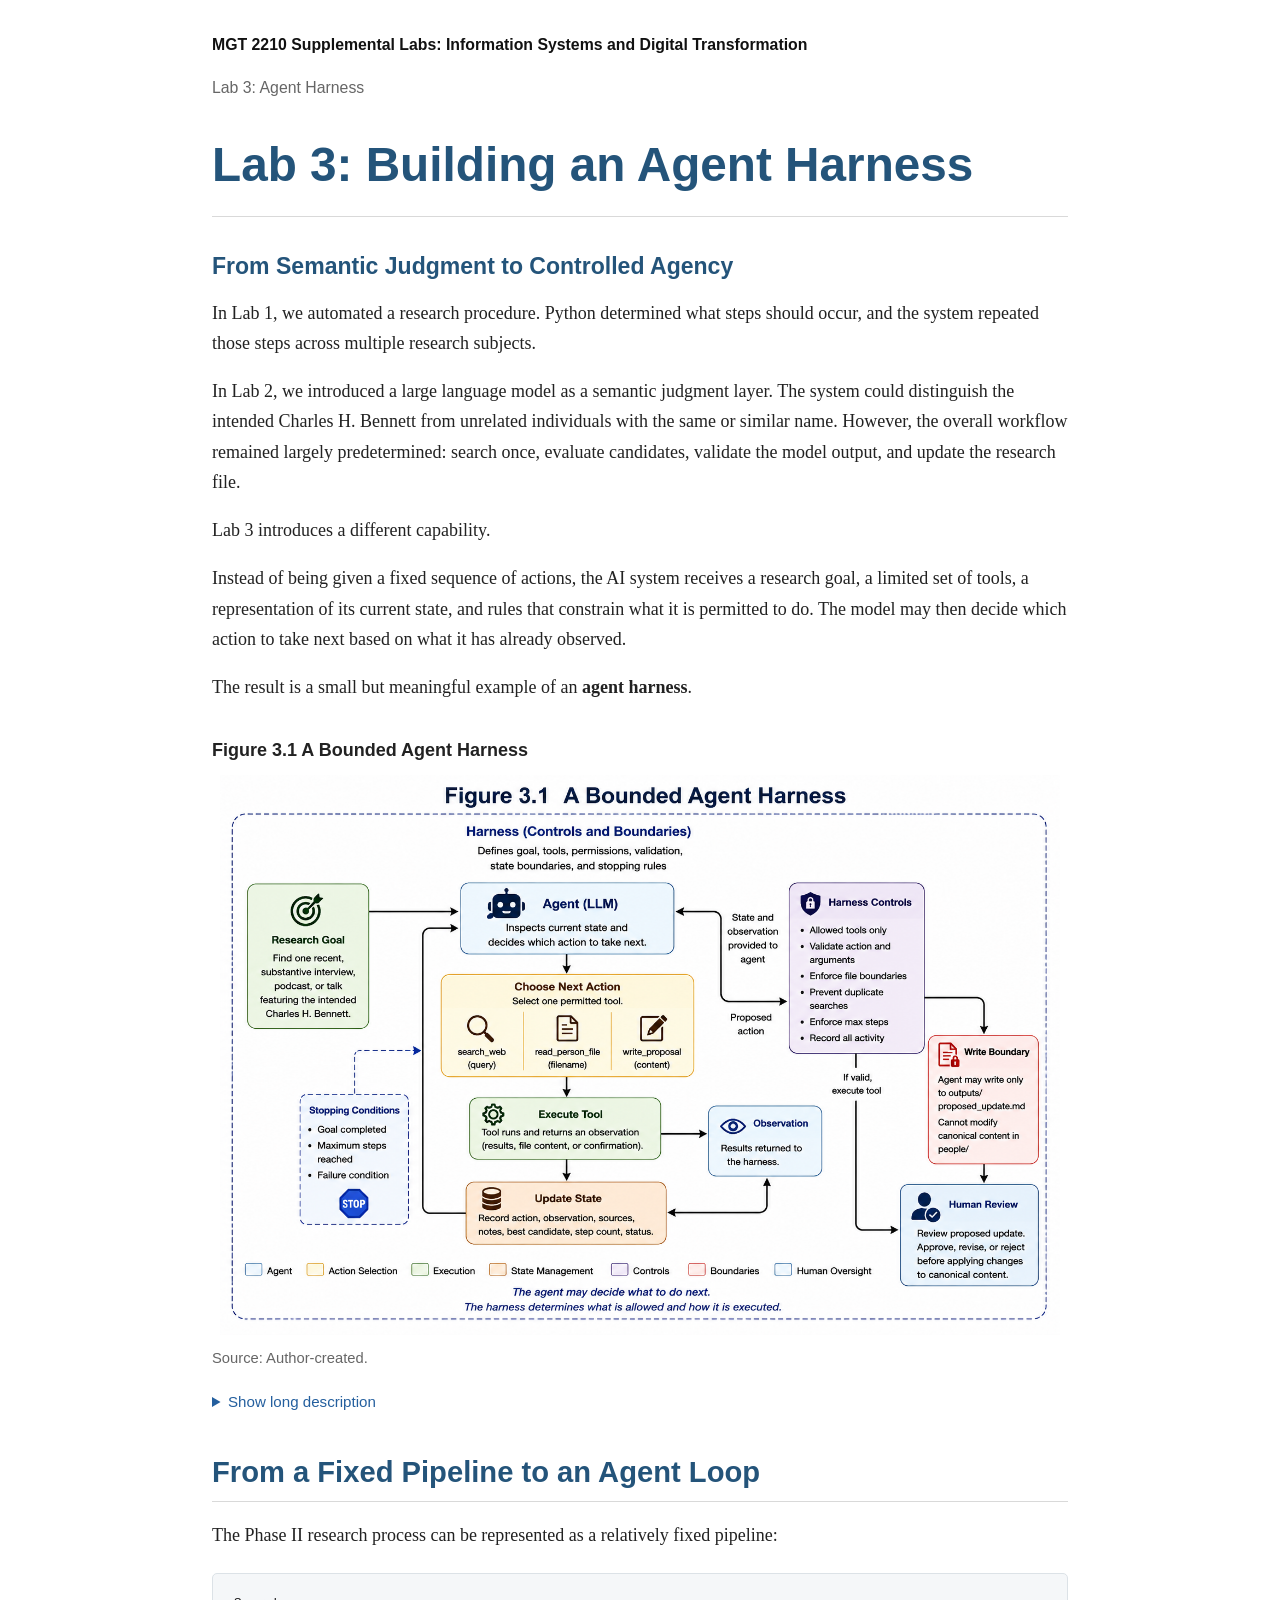
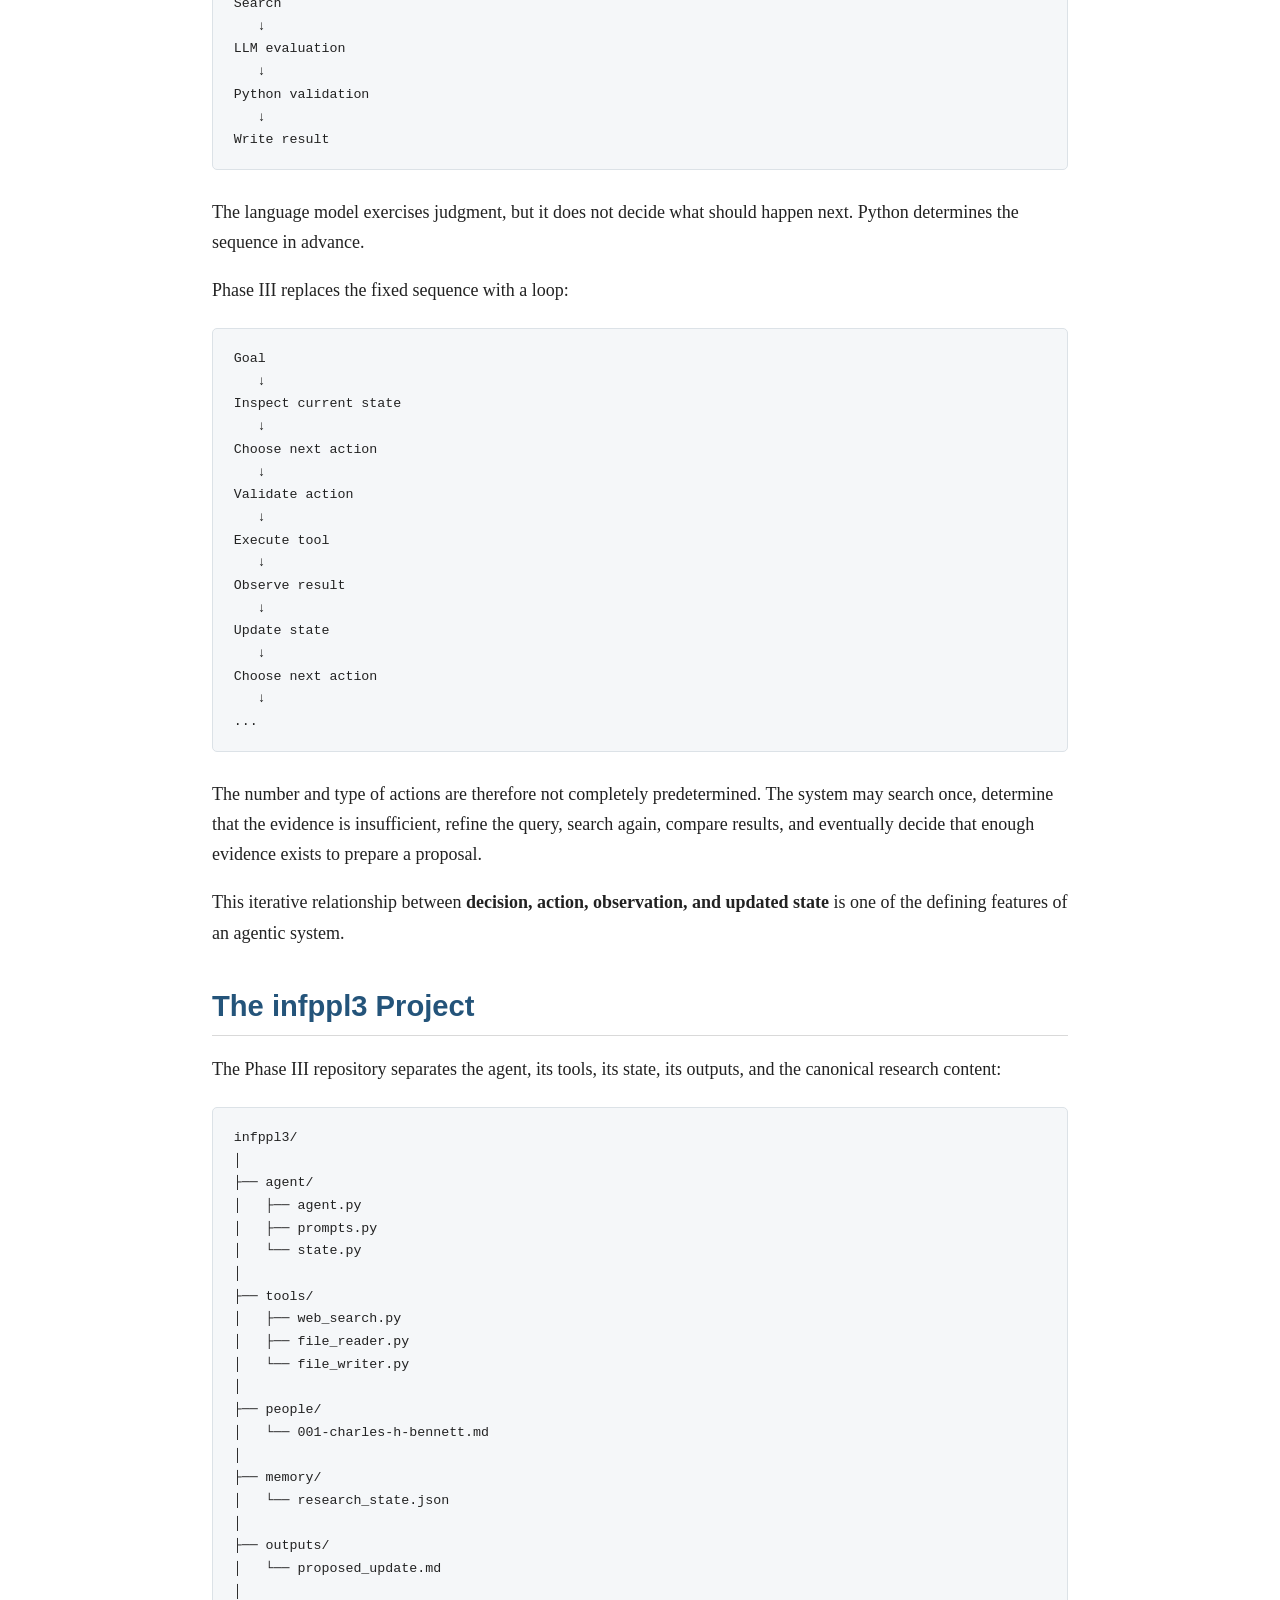
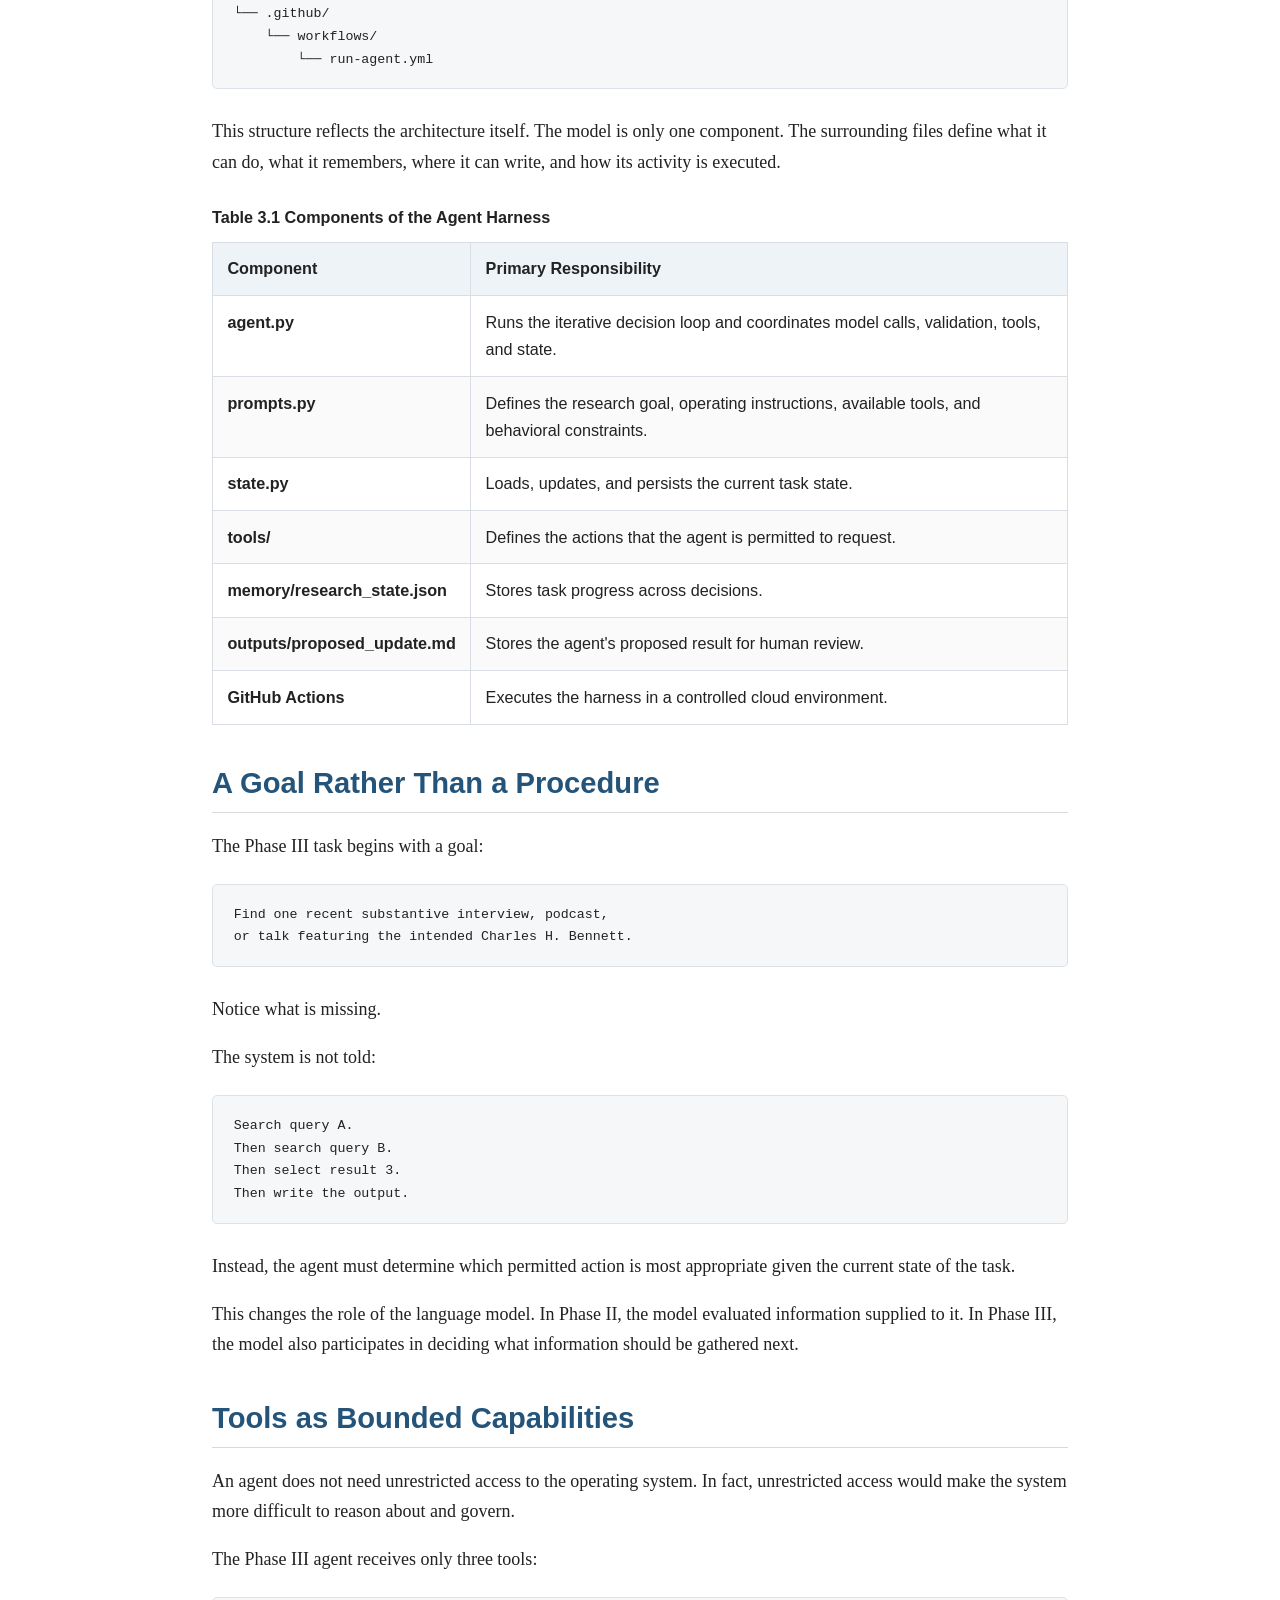
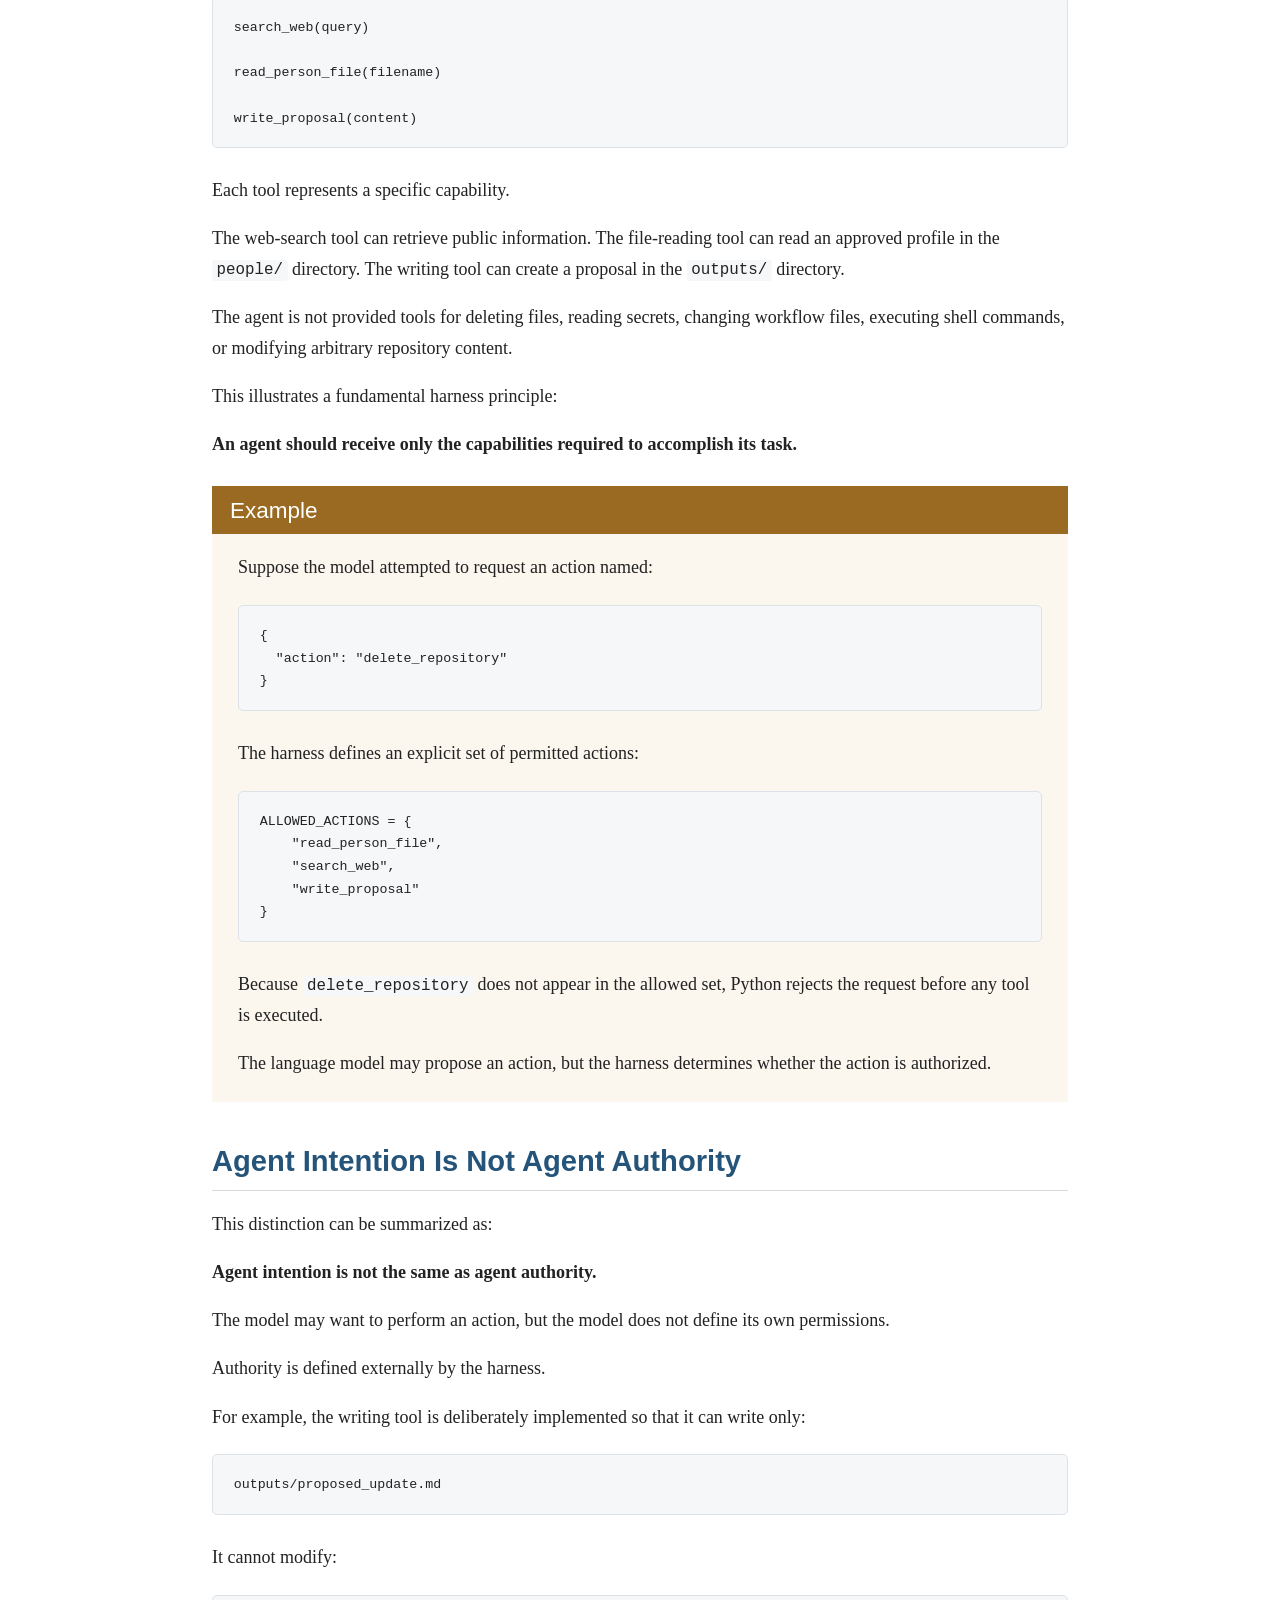
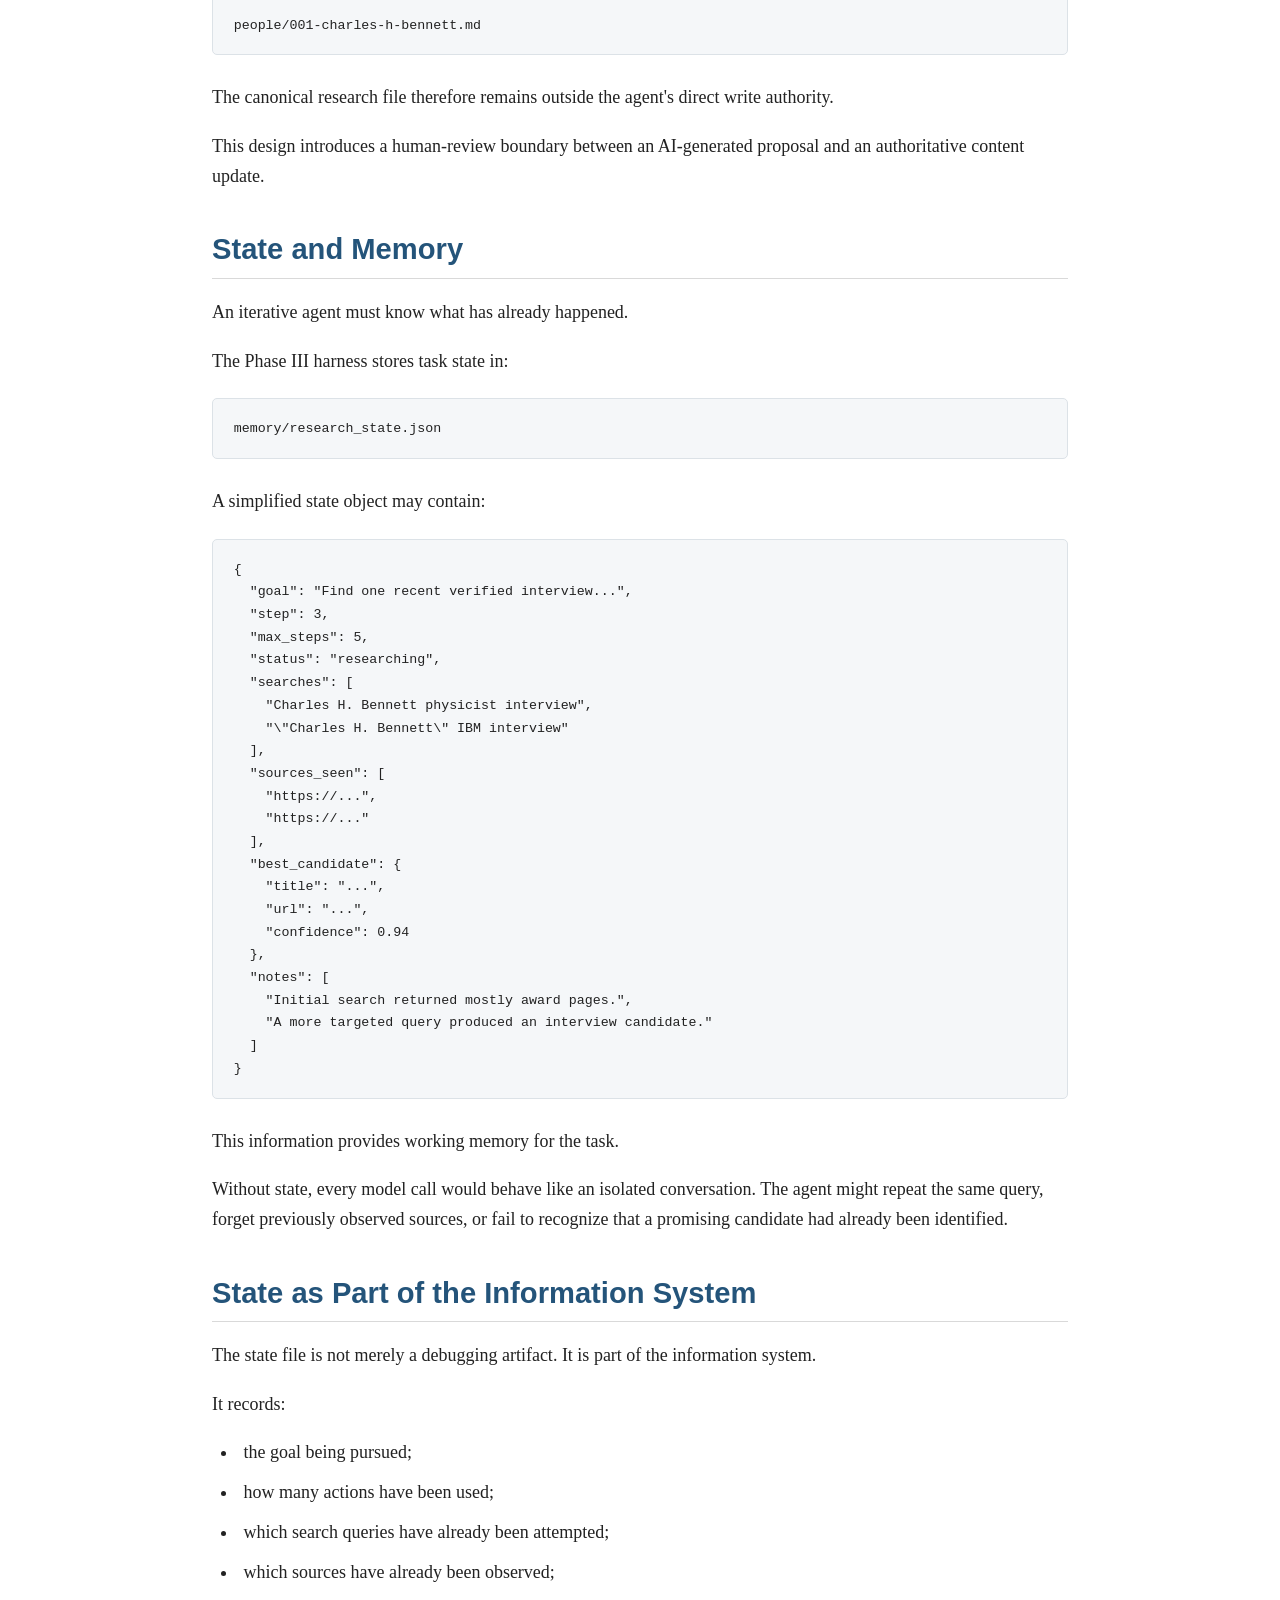
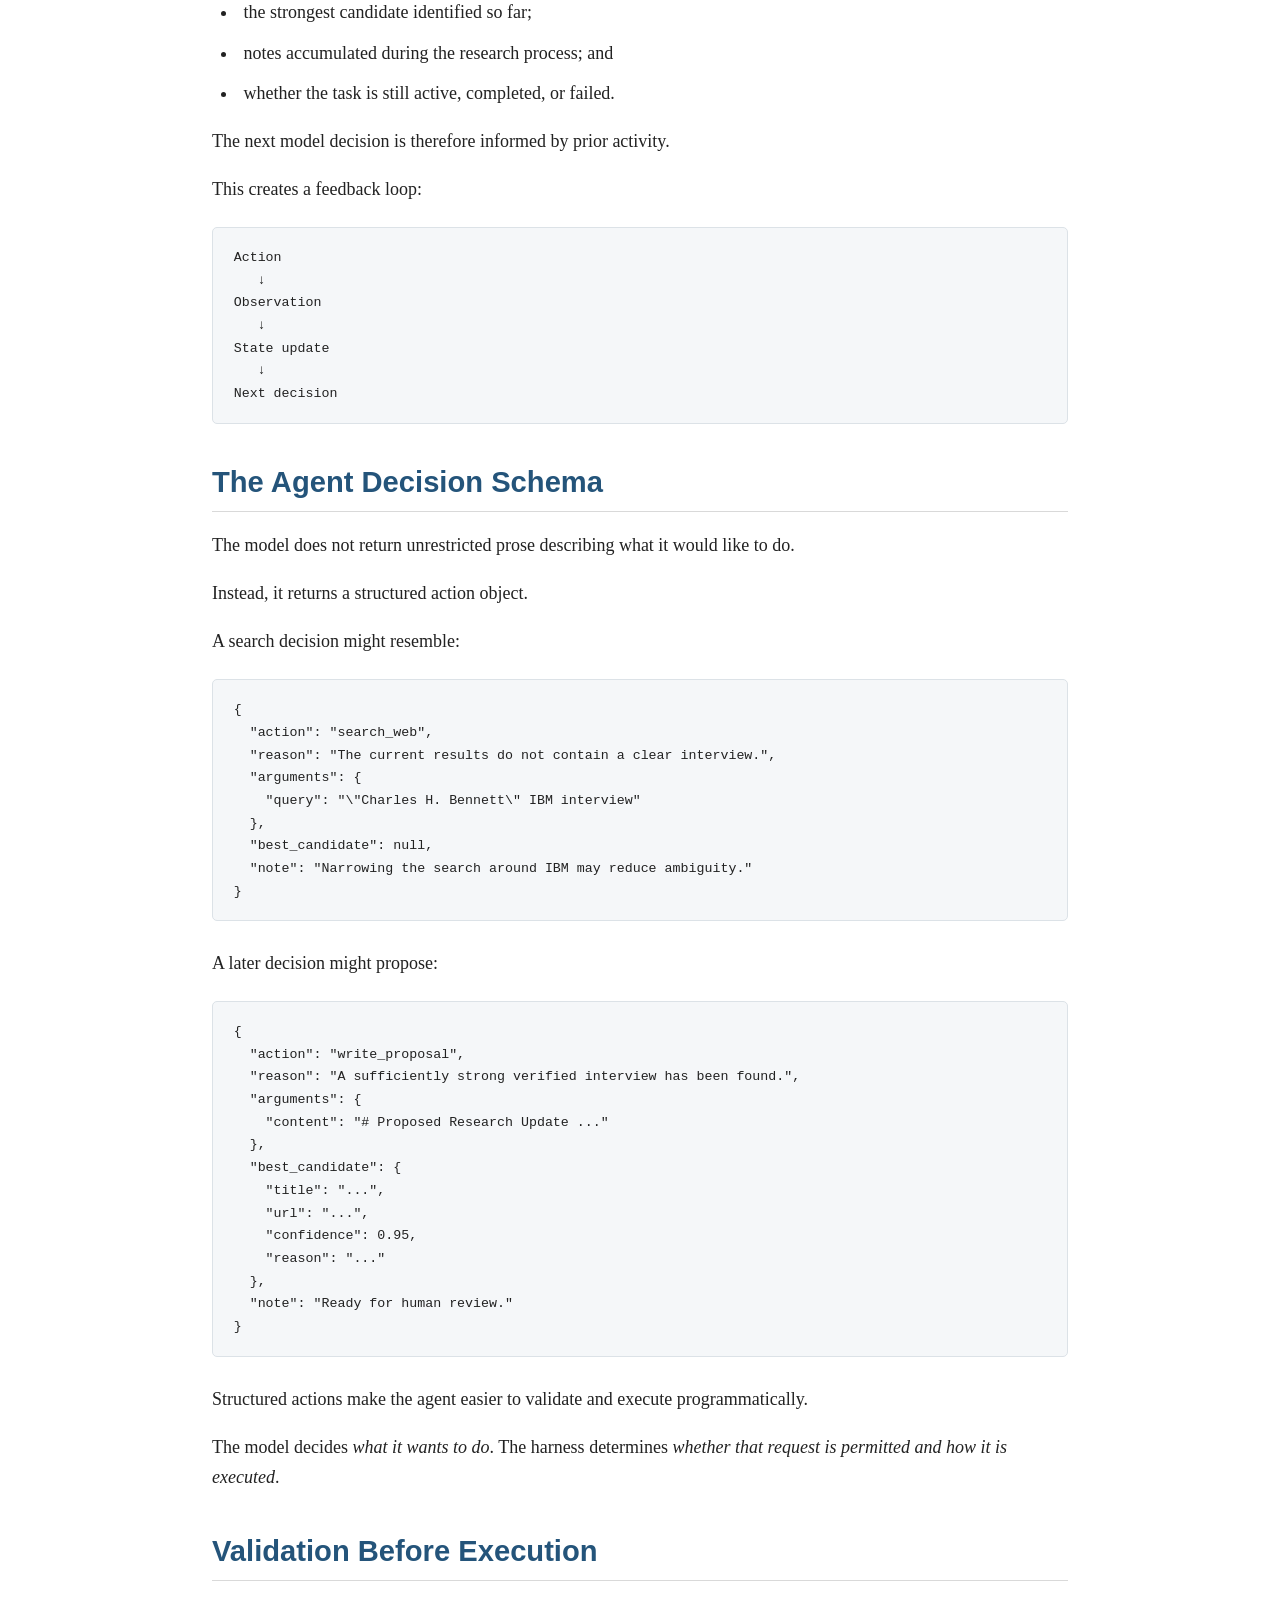
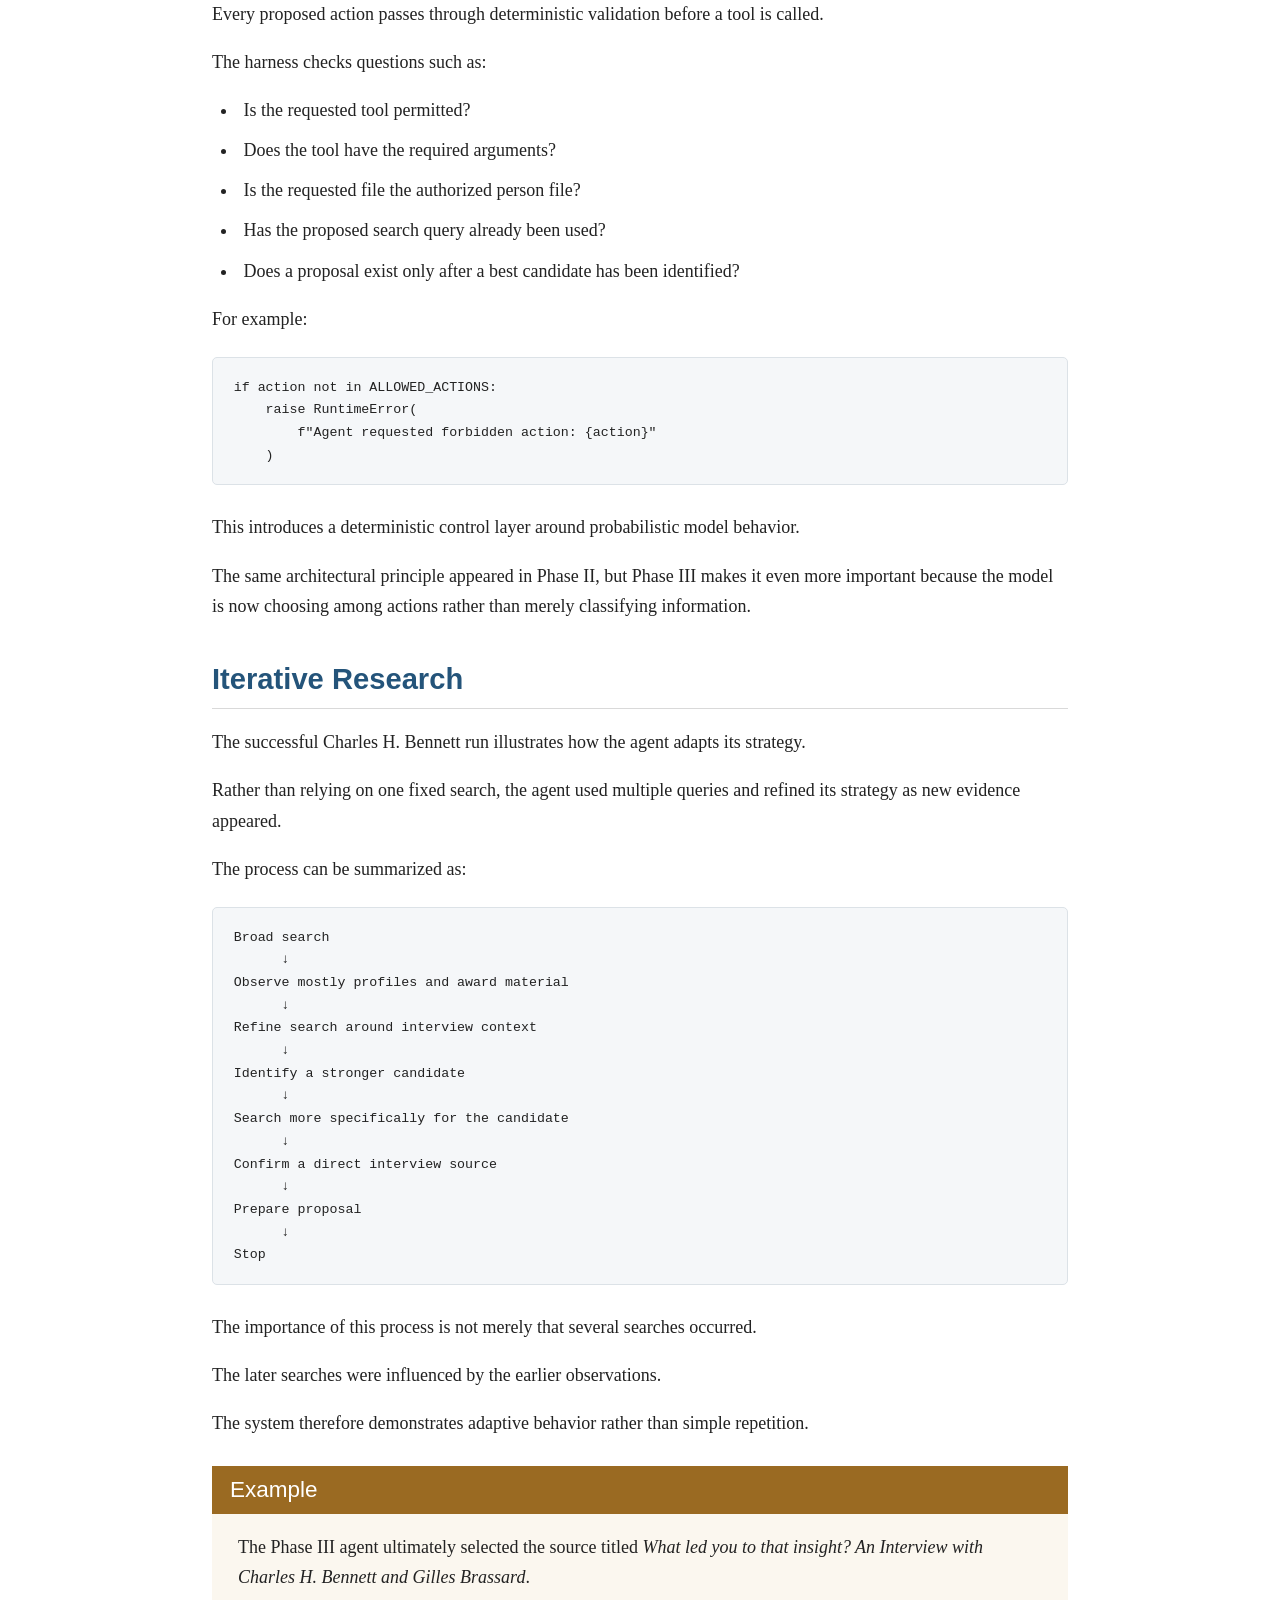
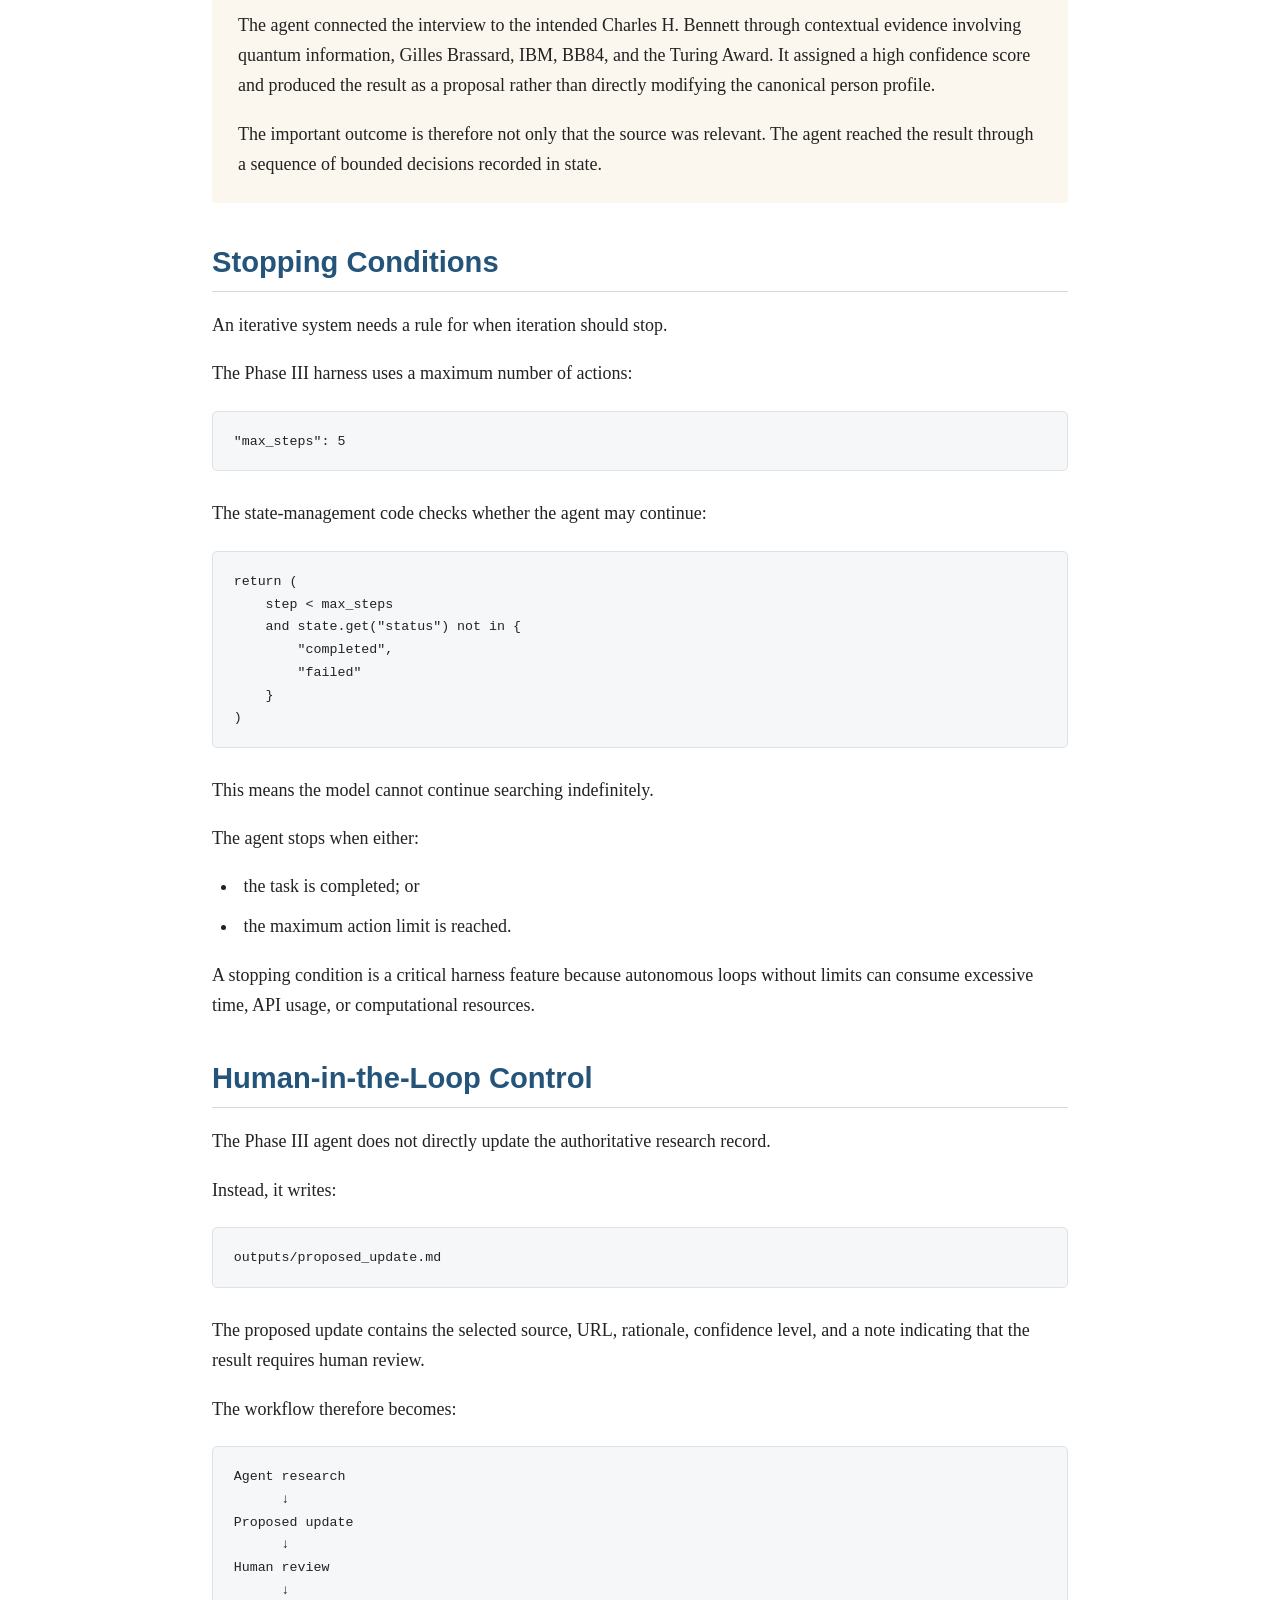
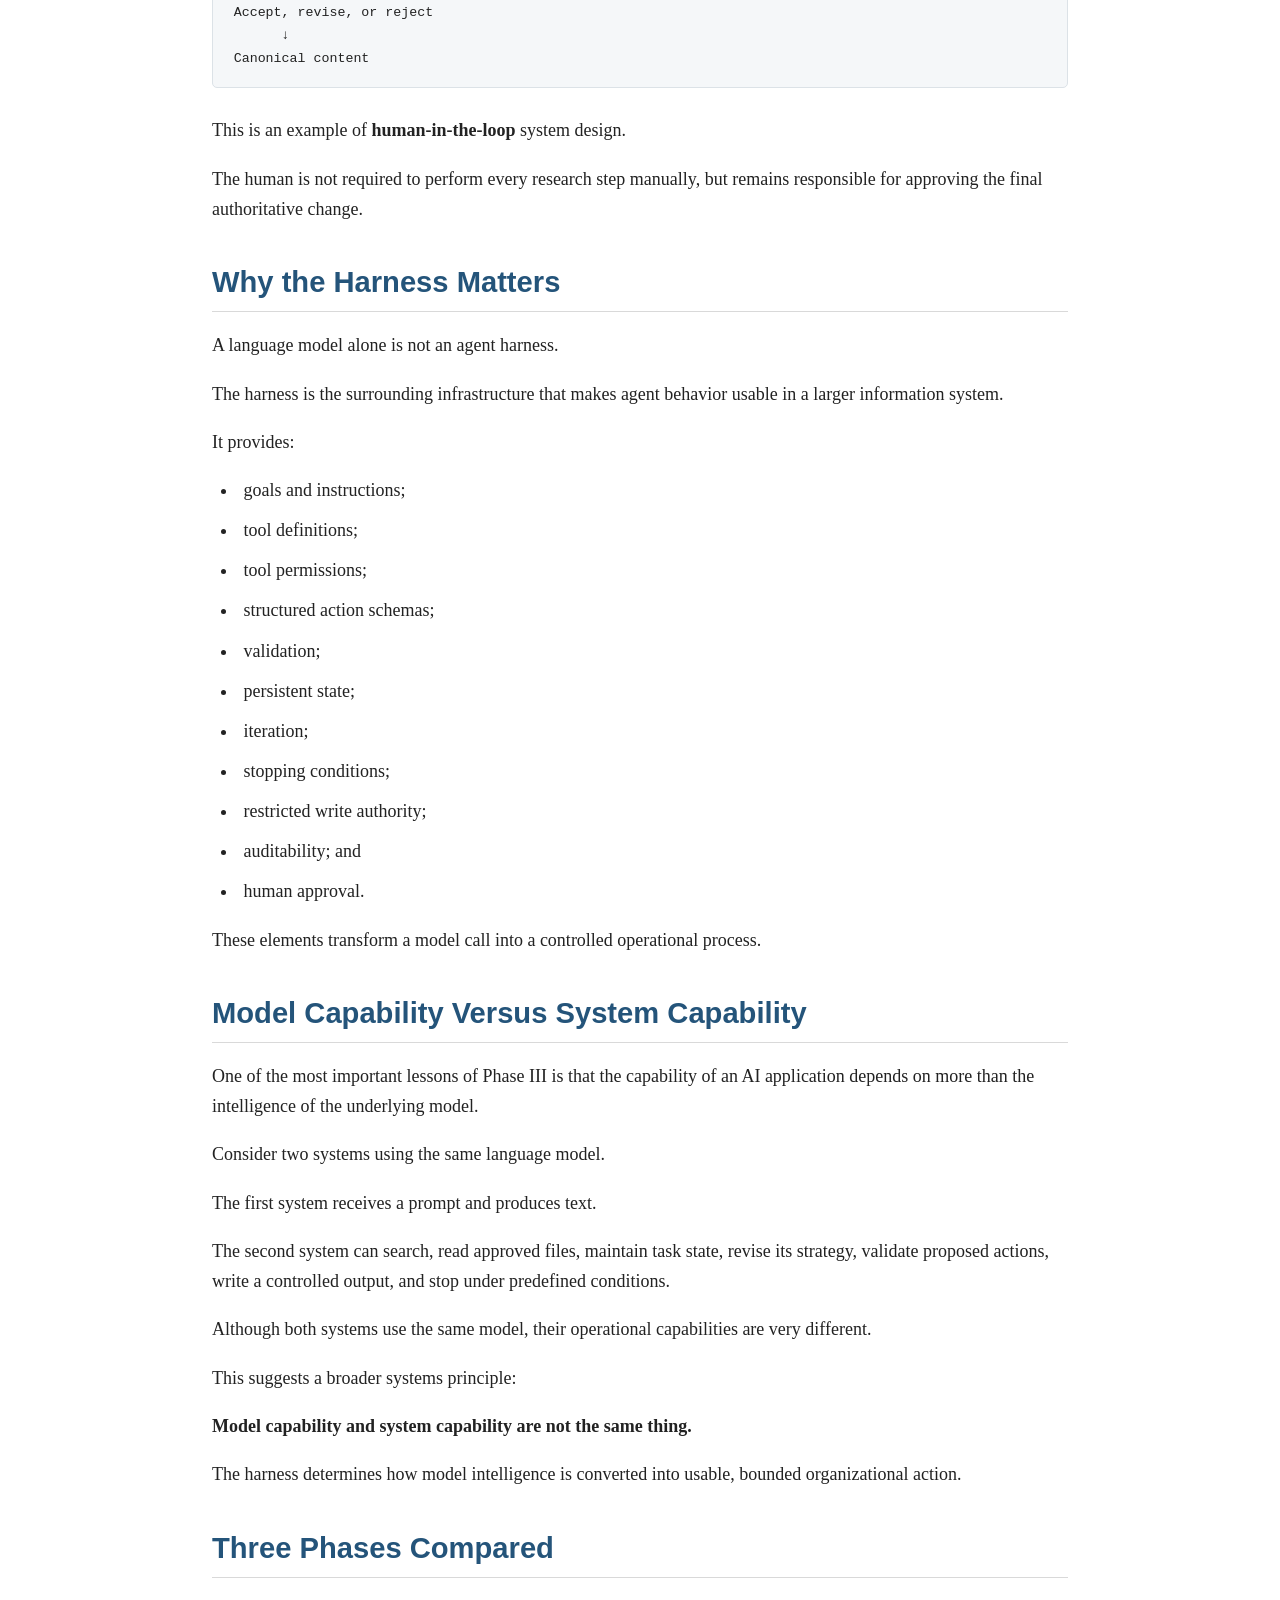
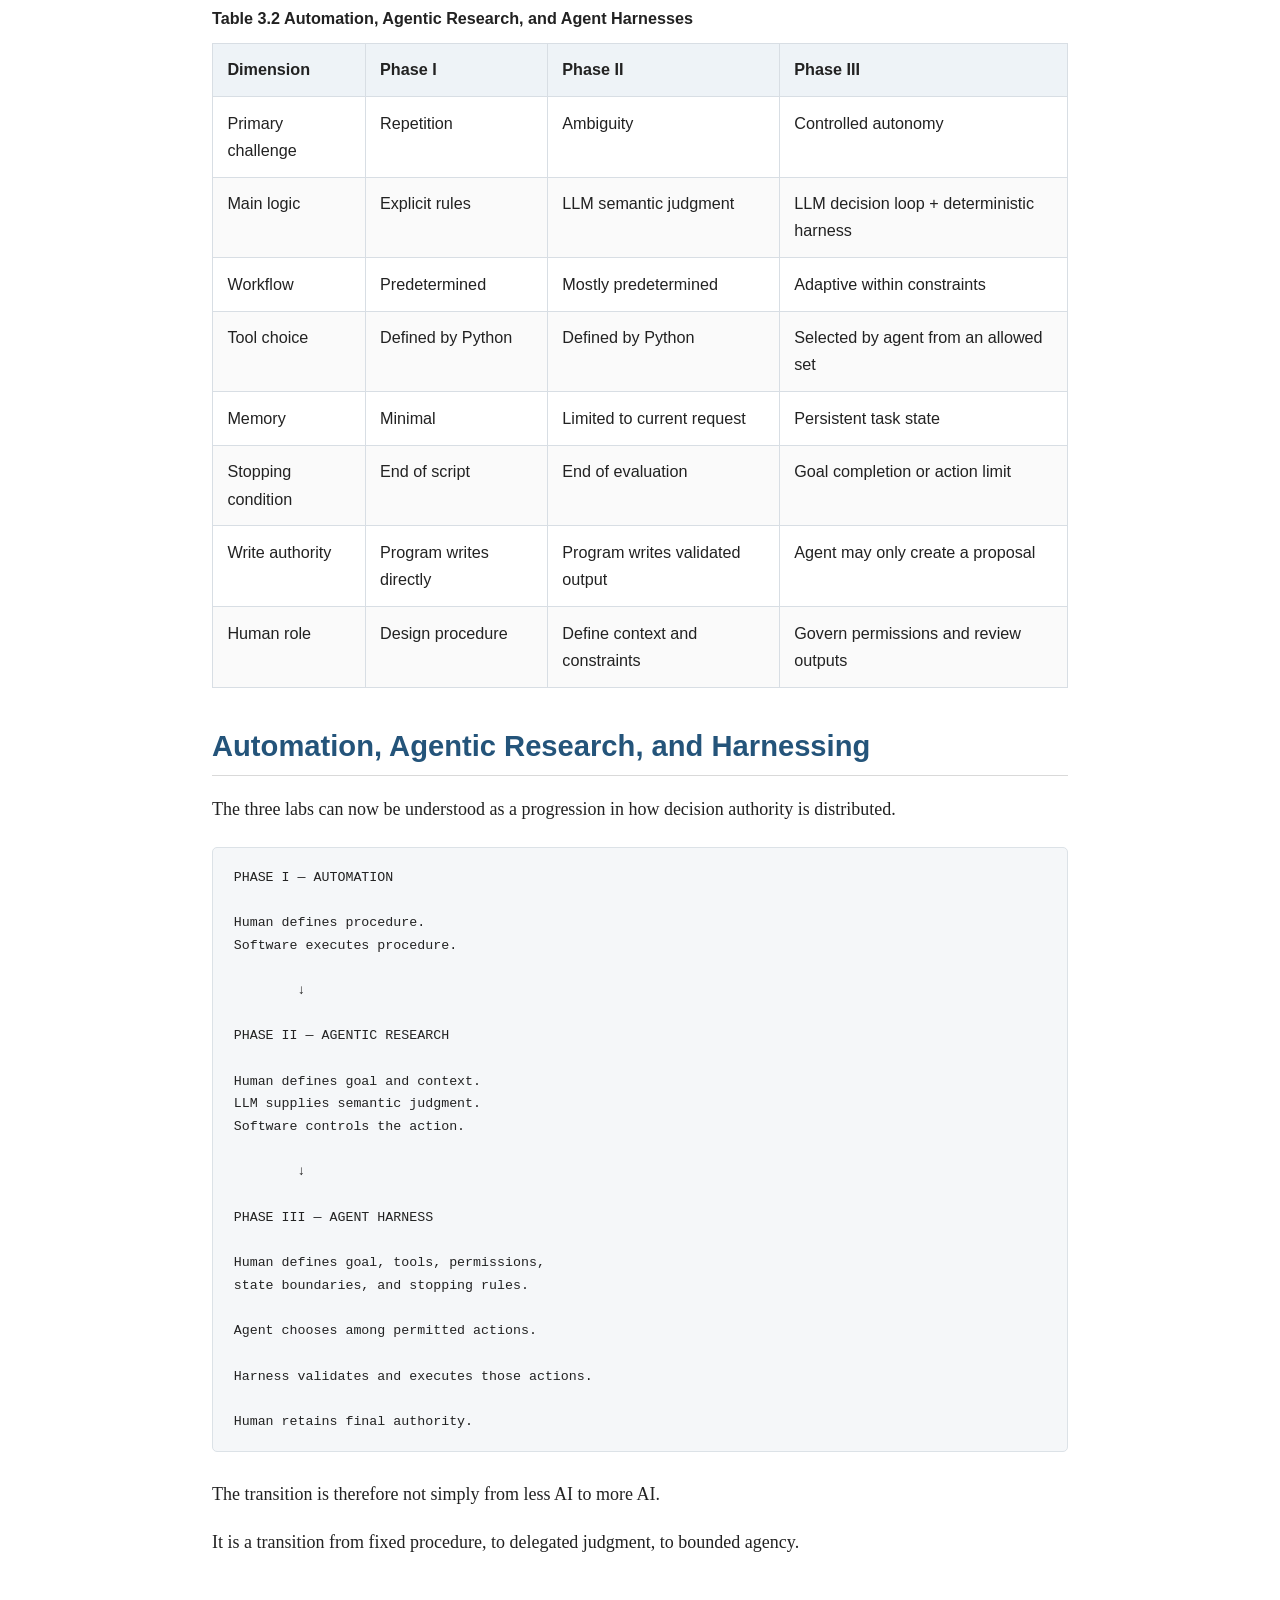
<file: chapters/3-agent-harness.html>
<!doctype html>

<html lang="en">

<head>

<meta charset="utf-8">

<meta name="viewport" content="width=device-width, initial-scale=1">

<title>Lab 3: Building an Agent Harness</title>

<link rel="stylesheet" href="../css/book.css">

</head>

<body>

<main class="book-shell">

<div class="book-meta">
<strong>MGT 2210 Supplemental Labs: Information Systems and Digital Transformation</strong><br>
Lab 3: Agent Harness
</div>


<h1 id="lab-3-building-an-agent-harness">
Lab 3: Building an Agent Harness
</h1>

<h3 id="from-semantic-judgment-to-controlled-agency">
From Semantic Judgment to Controlled Agency
</h3>


<p>
In Lab 1, we automated a research procedure. Python determined what steps should occur, and the system repeated those steps across multiple research subjects.
</p>

<p>
In Lab 2, we introduced a large language model as a semantic judgment layer. The system could distinguish the intended Charles H. Bennett from unrelated individuals with the same or similar name. However, the overall workflow remained largely predetermined: search once, evaluate candidates, validate the model output, and update the research file.
</p>

<p>
Lab 3 introduces a different capability.
</p>

<p>
Instead of being given a fixed sequence of actions, the AI system receives a research goal, a limited set of tools, a representation of its current state, and rules that constrain what it is permitted to do. The model may then decide which action to take next based on what it has already observed.
</p>

<p>
The result is a small but meaningful example of an <strong>agent harness</strong>.
</p>


<figure class="book-figure" id="figure-lab-3a">

<p class="figure-title">
Figure 3.1 A Bounded Agent Harness
</p>

<img
src="../figures/figure-lab-3a.png"
alt="Agent harness architecture showing a research goal flowing into an agent that selects among web search, file reading, and proposal writing tools. Tool observations update persistent state, which is returned to the agent for another decision. Python validates tool use and enforces stopping conditions."
>

<p class="source">Source: Author-created.</p>

<details class="long-description">

<summary>
<span class="show-label">Show long description</span>
<span class="hide-label">Hide long description</span>
</summary>

<div class="long-description-panel">

<strong>Long description</strong>

<p>
The figure shows the Phase III agent harness. A research goal and current state are provided to a language model acting as the agent. The agent may choose one permitted action, such as searching the web, reading an approved person file, or writing a proposed update. Before execution, deterministic Python code validates that the requested action and arguments are permitted. The selected tool executes and returns an observation. The observation is recorded in persistent state and supplied to the agent during the next iteration. The process continues until the goal is satisfied or a maximum action limit is reached. The agent may create a proposed update, but it cannot directly modify the canonical research file.
</p>

</div>

</details>

</figure>


<h2 id="from-a-fixed-pipeline-to-an-agent-loop">
From a Fixed Pipeline to an Agent Loop
</h2>

<p>
The Phase II research process can be represented as a relatively fixed pipeline:
</p>

<pre><code>Search
   ↓
LLM evaluation
   ↓
Python validation
   ↓
Write result
</code></pre>

<p>
The language model exercises judgment, but it does not decide what should happen next. Python determines the sequence in advance.
</p>

<p>
Phase III replaces the fixed sequence with a loop:
</p>

<pre><code>Goal
   ↓
Inspect current state
   ↓
Choose next action
   ↓
Validate action
   ↓
Execute tool
   ↓
Observe result
   ↓
Update state
   ↓
Choose next action
   ↓
...
</code></pre>

<p>
The number and type of actions are therefore not completely predetermined. The system may search once, determine that the evidence is insufficient, refine the query, search again, compare results, and eventually decide that enough evidence exists to prepare a proposal.
</p>

<p>
This iterative relationship between <strong>decision, action, observation, and updated state</strong> is one of the defining features of an agentic system.
</p>


<h2 id="the-infppl3-project">
The infppl3 Project
</h2>

<p>
The Phase III repository separates the agent, its tools, its state, its outputs, and the canonical research content:
</p>

<pre><code>infppl3/
│
├── agent/
│   ├── agent.py
│   ├── prompts.py
│   └── state.py
│
├── tools/
│   ├── web_search.py
│   ├── file_reader.py
│   └── file_writer.py
│
├── people/
│   └── 001-charles-h-bennett.md
│
├── memory/
│   └── research_state.json
│
├── outputs/
│   └── proposed_update.md
│
└── .github/
    └── workflows/
        └── run-agent.yml
</code></pre>

<p>
This structure reflects the architecture itself. The model is only one component. The surrounding files define what it can do, what it remembers, where it can write, and how its activity is executed.
</p>

<div class="table-wrap">

<table>

<caption>Table 3.1 Components of the Agent Harness</caption>

<thead>

<tr>
<th>Component</th>
<th>Primary Responsibility</th>
</tr>

</thead>

<tbody>

<tr>
<td><strong>agent.py</strong></td>
<td>Runs the iterative decision loop and coordinates model calls, validation, tools, and state.</td>
</tr>

<tr>
<td><strong>prompts.py</strong></td>
<td>Defines the research goal, operating instructions, available tools, and behavioral constraints.</td>
</tr>

<tr>
<td><strong>state.py</strong></td>
<td>Loads, updates, and persists the current task state.</td>
</tr>

<tr>
<td><strong>tools/</strong></td>
<td>Defines the actions that the agent is permitted to request.</td>
</tr>

<tr>
<td><strong>memory/research_state.json</strong></td>
<td>Stores task progress across decisions.</td>
</tr>

<tr>
<td><strong>outputs/proposed_update.md</strong></td>
<td>Stores the agent's proposed result for human review.</td>
</tr>

<tr>
<td><strong>GitHub Actions</strong></td>
<td>Executes the harness in a controlled cloud environment.</td>
</tr>

</tbody>

</table>

</div>


<h2 id="a-goal-rather-than-a-procedure">
A Goal Rather Than a Procedure
</h2>

<p>
The Phase III task begins with a goal:
</p>

<pre><code>Find one recent substantive interview, podcast,
or talk featuring the intended Charles H. Bennett.
</code></pre>

<p>
Notice what is missing.
</p>

<p>
The system is not told:
</p>

<pre><code>Search query A.
Then search query B.
Then select result 3.
Then write the output.
</code></pre>

<p>
Instead, the agent must determine which permitted action is most appropriate given the current state of the task.
</p>

<p>
This changes the role of the language model. In Phase II, the model evaluated information supplied to it. In Phase III, the model also participates in deciding what information should be gathered next.
</p>


<h2 id="tools-as-bounded-capabilities">
Tools as Bounded Capabilities
</h2>

<p>
An agent does not need unrestricted access to the operating system. In fact, unrestricted access would make the system more difficult to reason about and govern.
</p>

<p>
The Phase III agent receives only three tools:
</p>

<pre><code>search_web(query)

read_person_file(filename)

write_proposal(content)
</code></pre>

<p>
Each tool represents a specific capability.
</p>

<p>
The web-search tool can retrieve public information. The file-reading tool can read an approved profile in the <code>people/</code> directory. The writing tool can create a proposal in the <code>outputs/</code> directory.
</p>

<p>
The agent is not provided tools for deleting files, reading secrets, changing workflow files, executing shell commands, or modifying arbitrary repository content.
</p>

<p>
This illustrates a fundamental harness principle:
</p>

<p>
<strong>An agent should receive only the capabilities required to accomplish its task.</strong>
</p>


<aside class="box example-box" aria-labelledby="tool-boundary-example">

<h2 class="box-title" id="tool-boundary-example">Example</h2>

<div class="box-body">

<p>
Suppose the model attempted to request an action named:
</p>

<pre><code>{
  "action": "delete_repository"
}
</code></pre>

<p>
The harness defines an explicit set of permitted actions:
</p>

<pre><code>ALLOWED_ACTIONS = {
    "read_person_file",
    "search_web",
    "write_proposal"
}
</code></pre>

<p>
Because <code>delete_repository</code> does not appear in the allowed set, Python rejects the request before any tool is executed.
</p>

<p>
The language model may propose an action, but the harness determines whether the action is authorized.
</p>

</div>

</aside>


<h2 id="intention-is-not-authority">
Agent Intention Is Not Agent Authority
</h2>

<p>
This distinction can be summarized as:
</p>

<p>
<strong>Agent intention is not the same as agent authority.</strong>
</p>

<p>
The model may want to perform an action, but the model does not define its own permissions.
</p>

<p>
Authority is defined externally by the harness.
</p>

<p>
For example, the writing tool is deliberately implemented so that it can write only:
</p>

<pre><code>outputs/proposed_update.md
</code></pre>

<p>
It cannot modify:
</p>

<pre><code>people/001-charles-h-bennett.md
</code></pre>

<p>
The canonical research file therefore remains outside the agent's direct write authority.
</p>

<p>
This design introduces a human-review boundary between an AI-generated proposal and an authoritative content update.
</p>


<h2 id="state-and-memory">
State and Memory
</h2>

<p>
An iterative agent must know what has already happened.
</p>

<p>
The Phase III harness stores task state in:
</p>

<pre><code>memory/research_state.json
</code></pre>

<p>
A simplified state object may contain:
</p>

<pre><code>{
  "goal": "Find one recent verified interview...",
  "step": 3,
  "max_steps": 5,
  "status": "researching",
  "searches": [
    "Charles H. Bennett physicist interview",
    "\"Charles H. Bennett\" IBM interview"
  ],
  "sources_seen": [
    "https://...",
    "https://..."
  ],
  "best_candidate": {
    "title": "...",
    "url": "...",
    "confidence": 0.94
  },
  "notes": [
    "Initial search returned mostly award pages.",
    "A more targeted query produced an interview candidate."
  ]
}
</code></pre>

<p>
This information provides working memory for the task.
</p>

<p>
Without state, every model call would behave like an isolated conversation. The agent might repeat the same query, forget previously observed sources, or fail to recognize that a promising candidate had already been identified.
</p>


<h2 id="state-as-part-of-the-information-system">
State as Part of the Information System
</h2>

<p>
The state file is not merely a debugging artifact. It is part of the information system.
</p>

<p>
It records:
</p>

<ul>

<li>the goal being pursued;</li>

<li>how many actions have been used;</li>

<li>which search queries have already been attempted;</li>

<li>which sources have already been observed;</li>

<li>the strongest candidate identified so far;</li>

<li>notes accumulated during the research process; and</li>

<li>whether the task is still active, completed, or failed.</li>

</ul>

<p>
The next model decision is therefore informed by prior activity.
</p>

<p>
This creates a feedback loop:
</p>

<pre><code>Action
   ↓
Observation
   ↓
State update
   ↓
Next decision
</code></pre>


<h2 id="the-agent-decision-schema">
The Agent Decision Schema
</h2>

<p>
The model does not return unrestricted prose describing what it would like to do.
</p>

<p>
Instead, it returns a structured action object.
</p>

<p>
A search decision might resemble:
</p>

<pre><code>{
  "action": "search_web",
  "reason": "The current results do not contain a clear interview.",
  "arguments": {
    "query": "\"Charles H. Bennett\" IBM interview"
  },
  "best_candidate": null,
  "note": "Narrowing the search around IBM may reduce ambiguity."
}
</code></pre>

<p>
A later decision might propose:
</p>

<pre><code>{
  "action": "write_proposal",
  "reason": "A sufficiently strong verified interview has been found.",
  "arguments": {
    "content": "# Proposed Research Update ..."
  },
  "best_candidate": {
    "title": "...",
    "url": "...",
    "confidence": 0.95,
    "reason": "..."
  },
  "note": "Ready for human review."
}
</code></pre>

<p>
Structured actions make the agent easier to validate and execute programmatically.
</p>

<p>
The model decides <em>what it wants to do</em>. The harness determines <em>whether that request is permitted and how it is executed</em>.
</p>


<h2 id="validation-before-execution">
Validation Before Execution
</h2>

<p>
Every proposed action passes through deterministic validation before a tool is called.
</p>

<p>
The harness checks questions such as:
</p>

<ul>

<li>Is the requested tool permitted?</li>

<li>Does the tool have the required arguments?</li>

<li>Is the requested file the authorized person file?</li>

<li>Has the proposed search query already been used?</li>

<li>Does a proposal exist only after a best candidate has been identified?</li>

</ul>

<p>
For example:
</p>

<pre><code>if action not in ALLOWED_ACTIONS:
    raise RuntimeError(
        f"Agent requested forbidden action: {action}"
    )
</code></pre>

<p>
This introduces a deterministic control layer around probabilistic model behavior.
</p>

<p>
The same architectural principle appeared in Phase II, but Phase III makes it even more important because the model is now choosing among actions rather than merely classifying information.
</p>


<h2 id="iterative-research">
Iterative Research
</h2>

<p>
The successful Charles H. Bennett run illustrates how the agent adapts its strategy.
</p>

<p>
Rather than relying on one fixed search, the agent used multiple queries and refined its strategy as new evidence appeared.
</p>

<p>
The process can be summarized as:
</p>

<pre><code>Broad search
      ↓
Observe mostly profiles and award material
      ↓
Refine search around interview context
      ↓
Identify a stronger candidate
      ↓
Search more specifically for the candidate
      ↓
Confirm a direct interview source
      ↓
Prepare proposal
      ↓
Stop
</code></pre>

<p>
The importance of this process is not merely that several searches occurred.
</p>

<p>
The later searches were influenced by the earlier observations.
</p>

<p>
The system therefore demonstrates adaptive behavior rather than simple repetition.
</p>


<aside class="box example-box" aria-labelledby="charles-agent-example">

<h2 class="box-title" id="charles-agent-example">Example</h2>

<div class="box-body">

<p>
The Phase III agent ultimately selected the source titled <em>What led you to that insight? An Interview with Charles H. Bennett and Gilles Brassard</em>.
</p>

<p>
The agent connected the interview to the intended Charles H. Bennett through contextual evidence involving quantum information, Gilles Brassard, IBM, BB84, and the Turing Award. It assigned a high confidence score and produced the result as a proposal rather than directly modifying the canonical person profile.
</p>

<p>
The important outcome is therefore not only that the source was relevant. The agent reached the result through a sequence of bounded decisions recorded in state.
</p>

</div>

</aside>


<h2 id="stopping-conditions">
Stopping Conditions
</h2>

<p>
An iterative system needs a rule for when iteration should stop.
</p>

<p>
The Phase III harness uses a maximum number of actions:
</p>

<pre><code>"max_steps": 5
</code></pre>

<p>
The state-management code checks whether the agent may continue:
</p>

<pre><code>return (
    step &lt; max_steps
    and state.get("status") not in {
        "completed",
        "failed"
    }
)
</code></pre>

<p>
This means the model cannot continue searching indefinitely.
</p>

<p>
The agent stops when either:
</p>

<ul>

<li>the task is completed; or</li>

<li>the maximum action limit is reached.</li>

</ul>

<p>
A stopping condition is a critical harness feature because autonomous loops without limits can consume excessive time, API usage, or computational resources.
</p>


<h2 id="human-in-the-loop-control">
Human-in-the-Loop Control
</h2>

<p>
The Phase III agent does not directly update the authoritative research record.
</p>

<p>
Instead, it writes:
</p>

<pre><code>outputs/proposed_update.md
</code></pre>

<p>
The proposed update contains the selected source, URL, rationale, confidence level, and a note indicating that the result requires human review.
</p>

<p>
The workflow therefore becomes:
</p>

<pre><code>Agent research
      ↓
Proposed update
      ↓
Human review
      ↓
Accept, revise, or reject
      ↓
Canonical content
</code></pre>

<p>
This is an example of <strong>human-in-the-loop</strong> system design.
</p>

<p>
The human is not required to perform every research step manually, but remains responsible for approving the final authoritative change.
</p>


<h2 id="why-the-harness-matters">
Why the Harness Matters
</h2>

<p>
A language model alone is not an agent harness.
</p>

<p>
The harness is the surrounding infrastructure that makes agent behavior usable in a larger information system.
</p>

<p>
It provides:
</p>

<ul>

<li>goals and instructions;</li>

<li>tool definitions;</li>

<li>tool permissions;</li>

<li>structured action schemas;</li>

<li>validation;</li>

<li>persistent state;</li>

<li>iteration;</li>

<li>stopping conditions;</li>

<li>restricted write authority;</li>

<li>auditability; and</li>

<li>human approval.</li>

</ul>

<p>
These elements transform a model call into a controlled operational process.
</p>


<h2 id="model-capability-versus-system-capability">
Model Capability Versus System Capability
</h2>

<p>
One of the most important lessons of Phase III is that the capability of an AI application depends on more than the intelligence of the underlying model.
</p>

<p>
Consider two systems using the same language model.
</p>

<p>
The first system receives a prompt and produces text.
</p>

<p>
The second system can search, read approved files, maintain task state, revise its strategy, validate proposed actions, write a controlled output, and stop under predefined conditions.
</p>

<p>
Although both systems use the same model, their operational capabilities are very different.
</p>

<p>
This suggests a broader systems principle:
</p>

<p>
<strong>Model capability and system capability are not the same thing.</strong>
</p>

<p>
The harness determines how model intelligence is converted into usable, bounded organizational action.
</p>


<h2 id="three-phases-compared">
Three Phases Compared
</h2>

<div class="table-wrap">

<table>

<caption>Table 3.2 Automation, Agentic Research, and Agent Harnesses</caption>

<thead>

<tr>
<th>Dimension</th>
<th>Phase I</th>
<th>Phase II</th>
<th>Phase III</th>
</tr>

</thead>

<tbody>

<tr>
<td>Primary challenge</td>
<td>Repetition</td>
<td>Ambiguity</td>
<td>Controlled autonomy</td>
</tr>

<tr>
<td>Main logic</td>
<td>Explicit rules</td>
<td>LLM semantic judgment</td>
<td>LLM decision loop + deterministic harness</td>
</tr>

<tr>
<td>Workflow</td>
<td>Predetermined</td>
<td>Mostly predetermined</td>
<td>Adaptive within constraints</td>
</tr>

<tr>
<td>Tool choice</td>
<td>Defined by Python</td>
<td>Defined by Python</td>
<td>Selected by agent from an allowed set</td>
</tr>

<tr>
<td>Memory</td>
<td>Minimal</td>
<td>Limited to current request</td>
<td>Persistent task state</td>
</tr>

<tr>
<td>Stopping condition</td>
<td>End of script</td>
<td>End of evaluation</td>
<td>Goal completion or action limit</td>
</tr>

<tr>
<td>Write authority</td>
<td>Program writes directly</td>
<td>Program writes validated output</td>
<td>Agent may only create a proposal</td>
</tr>

<tr>
<td>Human role</td>
<td>Design procedure</td>
<td>Define context and constraints</td>
<td>Govern permissions and review outputs</td>
</tr>

</tbody>

</table>

</div>


<h2 id="automation-agentic-research-and-harnessing">
Automation, Agentic Research, and Harnessing
</h2>

<p>
The three labs can now be understood as a progression in how decision authority is distributed.
</p>

<pre><code>PHASE I — AUTOMATION

Human defines procedure.
Software executes procedure.

        ↓

PHASE II — AGENTIC RESEARCH

Human defines goal and context.
LLM supplies semantic judgment.
Software controls the action.

        ↓

PHASE III — AGENT HARNESS

Human defines goal, tools, permissions,
state boundaries, and stopping rules.

Agent chooses among permitted actions.

Harness validates and executes those actions.

Human retains final authority.
</code></pre>

<p>
The transition is therefore not simply from less AI to more AI.
</p>

<p>
It is a transition from fixed procedure, to delegated judgment, to bounded agency.
</p>


<h2 id="governance-and-control">
Governance and Control
</h2>

<p>
As software becomes more agentic, system design increasingly becomes a governance problem.
</p>

<p>
Questions that were relatively unimportant in Phase I become central:
</p>

<ul>

<li>Which tools should an agent be permitted to use?</li>

<li>Which data should it be allowed to read?</li>

<li>Which files should it be allowed to modify?</li>

<li>How much money or API usage may it consume?</li>

<li>How many actions may it take?</li>

<li>What evidence is required before an action is accepted?</li>

<li>Which decisions require human approval?</li>

<li>How should failures and unexpected actions be recorded?</li>

</ul>

<p>
These questions are not solved by choosing a more powerful model.
</p>

<p>
They are solved through system architecture, controls, permissions, monitoring, and organizational policy.
</p>

<p>
Agent harness design is therefore an information-systems problem as much as an artificial-intelligence problem.
</p>


<h2 id="key-terms-and-definitions">
Key Terms and Definitions
</h2>

<dl class="definition-list">


<dt><strong>Agent</strong></dt>

<dd>
A software component that receives a goal, evaluates its current context, and selects actions intended to advance that goal.
</dd>


<dt><strong>Agent Harness</strong></dt>

<dd>
The surrounding system that provides an agent with tools, instructions, permissions, state, validation, stopping conditions, and other controls required for reliable operation.
</dd>


<dt><strong>Tool</strong></dt>

<dd>
A bounded capability exposed to an agent, such as searching the web, reading an approved file, or writing a controlled output.
</dd>


<dt><strong>Tool Permission</strong></dt>

<dd>
A restriction defining which capabilities an agent is authorized to use and under what conditions.
</dd>


<dt><strong>Agent Loop</strong></dt>

<dd>
An iterative sequence in which an agent decides an action, observes the result, updates its understanding or state, and decides what to do next.
</dd>


<dt><strong>Observation</strong></dt>

<dd>
Information returned to an agent after a tool executes.
</dd>


<dt><strong>State</strong></dt>

<dd>
A structured representation of information about an ongoing task, including progress, prior actions, observations, and current status.
</dd>


<dt><strong>Persistent State</strong></dt>

<dd>
Task information stored outside the immediate model request so that it can be reused across multiple decisions or executions.
</dd>


<dt><strong>Stopping Condition</strong></dt>

<dd>
A predefined rule that determines when an iterative agent process must terminate.
</dd>


<dt><strong>Human-in-the-Loop</strong></dt>

<dd>
A system design in which human review or approval remains part of the decision process for selected actions or outputs.
</dd>


<dt><strong>Least Privilege</strong></dt>

<dd>
A design principle in which a user, program, or agent receives only the permissions necessary to perform its assigned task.
</dd>


<dt><strong>Structured Action</strong></dt>

<dd>
A model-generated request represented in a predefined schema that specifies an intended tool, arguments, and supporting rationale.
</dd>


<dt><strong>Validation Layer</strong></dt>

<dd>
Deterministic logic that checks whether a proposed action satisfies system rules before the action is executed.
</dd>


<dt><strong>Controlled Agency</strong></dt>

<dd>
The ability of an AI system to select actions dynamically while remaining constrained by externally defined permissions, tools, limits, and review mechanisms.
</dd>


</dl>


<nav class="chapter-nav" aria-label="Chapter navigation">

<a href="2-agentic-research.html">Previous</a>

<a href="../index.html">Home</a>

</nav>


</main>

</body>

</html>
</file>
<file: css/book.css>
/* =========================================================
   MGT 2210 Supplemental Labs
   Shared textbook stylesheet
   ========================================================= */

:root {
  --ink: #222222;
  --muted: #666666;
  --page: #ffffff;
  --soft-gray: #f6f6f6;
  --rule: #d9d9d9;

  --book-blue: #24547a;
  --link-blue: #245f9e;

  --example-gold: #9a6a22;
  --example-bg: #fbf7ef;

  --code-bg: #f5f7f9;
  --table-head: #eef3f7;
}

/* =========================================================
   Base
   ========================================================= */

* {
  box-sizing: border-box;
}

html {
  font-size: 18px;
}

body {
  margin: 0;
  background: var(--page);
  color: var(--ink);
  font-family: Georgia, "Times New Roman", serif;
  line-height: 1.68;
}

/* =========================================================
   Main page shell
   ========================================================= */

.book-shell {
  max-width: 920px;
  margin: 0 auto;
  padding: 34px 32px 72px;
}

/* =========================================================
   Metadata
   ========================================================= */

.book-meta {
  margin-bottom: 2.2rem;
  color: var(--muted);
  font-family: Arial, Helvetica, sans-serif;
  font-size: 0.88rem;
  line-height: 1.35;
}

.book-meta strong {
  display: block;
  color: #111111;
}

/* =========================================================
   Headings
   ========================================================= */

h1,
h2,
h3,
h4 {
  font-family: Arial, Helvetica, sans-serif;
  font-weight: 700;
  line-height: 1.14;
}

h1 {
  margin: 0 0 1.55rem;
  padding-bottom: 1.35rem;
  border-bottom: 1px solid var(--rule);
  color: var(--book-blue);
  font-size: 2.65rem;
}

h2 {
  margin: 2.35rem 0 1rem;
  padding-bottom: 0.65rem;
  border-bottom: 1px solid var(--rule);
  color: var(--book-blue);
  font-size: 1.62rem;
}

h3 {
  margin: 2rem 0 0.7rem;
  color: var(--book-blue);
  font-size: 1.28rem;
}

h4 {
  margin: 1.5rem 0 0.5rem;
  color: #333333;
  font-size: 1.05rem;
}

/* =========================================================
   Text
   ========================================================= */

p {
  margin: 1rem 0;
}

a {
  color: var(--link-blue);
}

a:hover,
a:focus-visible {
  text-decoration-thickness: 2px;
}

strong {
  font-weight: 700;
}

/* =========================================================
   Lists
   ========================================================= */

ol,
ul {
  margin: 0.6rem 0 1rem 1.45rem;
  padding: 0;
}

li {
  margin: 0.55rem 0;
  padding-left: 0.3rem;
}

/* =========================================================
   Code
   ========================================================= */

code,
pre {
  font-family:
    "SFMono-Regular",
    Consolas,
    "Liberation Mono",
    Menlo,
    monospace;
}

code {
  font-size: 0.88em;
}

p code,
li code,
td code,
dd code {
  background: var(--code-bg);
  border-radius: 3px;
  padding: 0.08rem 0.25rem;
}

pre {
  margin: 1.25rem 0 1.5rem;
  padding: 1rem 1.15rem;
  overflow-x: auto;
  border: 1px solid #dce2e7;
  border-radius: 5px;
  background: var(--code-bg);
  font-size: 0.84rem;
  line-height: 1.5;
}

pre code {
  padding: 0;
  background: transparent;
}

/* =========================================================
   Figures
   ========================================================= */

.book-figure {
  margin: 2rem 0;
}

.figure-title {
  margin: 0 0 0.7rem;
  font-family: Arial, Helvetica, sans-serif;
  font-weight: 700;
  line-height: 1.35;
}

.book-figure img {
  display: block;
  width: 100%;
  max-width: 840px;
  height: auto;
  margin: 0 auto;
}

.source {
  margin-top: 0.6rem;
  color: var(--muted);
  font-family: Arial, Helvetica, sans-serif;
  font-size: 0.82rem;
}

/* =========================================================
   Accessible figure descriptions
   ========================================================= */

.long-description {
  margin-top: 0.7rem;
}

.long-description summary {
  cursor: pointer;
  color: var(--link-blue);
  font-family: Arial, Helvetica, sans-serif;
  font-size: 0.84rem;
}

.long-description-panel {
  margin-top: 0.6rem;
  padding: 0.85rem 1rem;
  border-left: 3px solid #c8d4df;
  background: #f8fafb;
}

.hide-label {
  display: none;
}

details[open] .show-label {
  display: none;
}

details[open] .hide-label {
  display: inline;
}

/* =========================================================
   Tables
   ========================================================= */

.table-wrap {
  margin: 1.5rem 0 2rem;
  overflow-x: auto;
}

table {
  width: 100%;
  border-collapse: collapse;
  font-family: Arial, Helvetica, sans-serif;
  font-size: 0.9rem;
}

caption {
  margin-bottom: 0.6rem;
  color: #222222;
  font-weight: 700;
  text-align: left;
}

th,
td {
  padding: 0.7rem 0.8rem;
  border: 1px solid #d8dee4;
  vertical-align: top;
  text-align: left;
}

th {
  background: var(--table-head);
  font-weight: 700;
}

tbody tr:nth-child(even) {
  background: #fafafa;
}

/* =========================================================
   Boxes
   ========================================================= */

.box {
  margin: 1.5rem 0 2rem;
  background: var(--soft-gray);
}

.box-title {
  margin: 0;
  padding: 0.58rem 1rem;
  border-bottom: 0;
  background: #5f6f78;
  color: #ffffff;
  font-family: Arial, Helvetica, sans-serif;
  font-size: 1.25rem;
  font-weight: 400;
  line-height: 1.2;
}

.box-body {
  padding: 1rem 1.45rem 1.35rem;
}

.box-body > :first-child {
  margin-top: 0;
}

.box-body > :last-child {
  margin-bottom: 0;
}

.example-box {
  background: var(--example-bg);
}

.example-box .box-title {
  background: var(--example-gold);
}

/* =========================================================
   Key terms
   ========================================================= */

.definition-list {
  margin: 1.2rem 0;
  border-top: 1px solid var(--rule);
}

.definition-list dt {
  margin-top: 1rem;
  color: #111111;
  font-family: Arial, Helvetica, sans-serif;
  font-weight: 700;
}

.definition-list dd {
  margin: 0.2rem 0 0.9rem;
}

/* =========================================================
   Footnotes / References
   ========================================================= */

.references {
  padding-left: 1.4rem;
  font-family: Arial, Helvetica, sans-serif;
  font-size: 0.86rem;
}

.references li {
  margin-bottom: 0.8rem;
}

/* =========================================================
   Chapter navigation
   ========================================================= */

.chapter-nav {
  display: flex;
  justify-content: center;
  gap: 0.65rem;
  margin: 2.4rem 0 0;
  font-family: Arial, Helvetica, sans-serif;
  font-size: 0.82rem;
}

.chapter-nav a {
  display: inline-flex;
  align-items: center;
  justify-content: center;
  min-width: 5.2rem;
  padding: 0.28rem 0.55rem;
  border: 1px solid #c9d1dc;
  border-radius: 4px;
  color: var(--link-blue);
  text-decoration: none;
}

.chapter-nav a:hover,
.chapter-nav a:focus-visible {
  background: #f3f7ff;
  outline: none;
}

/* =========================================================
   Responsive layout
   ========================================================= */

@media (max-width: 680px) {

  html {
    font-size: 17px;
  }

  .book-shell {
    padding: 24px 20px 54px;
  }

  h1 {
    font-size: 2rem;
  }

  h2 {
    font-size: 1.45rem;
  }

  h3 {
    font-size: 1.18rem;
  }

  th,
  td {
    padding: 0.6rem;
  }

  .box-body {
    padding: 0.9rem 1rem 1.1rem;
  }
}
</file>
